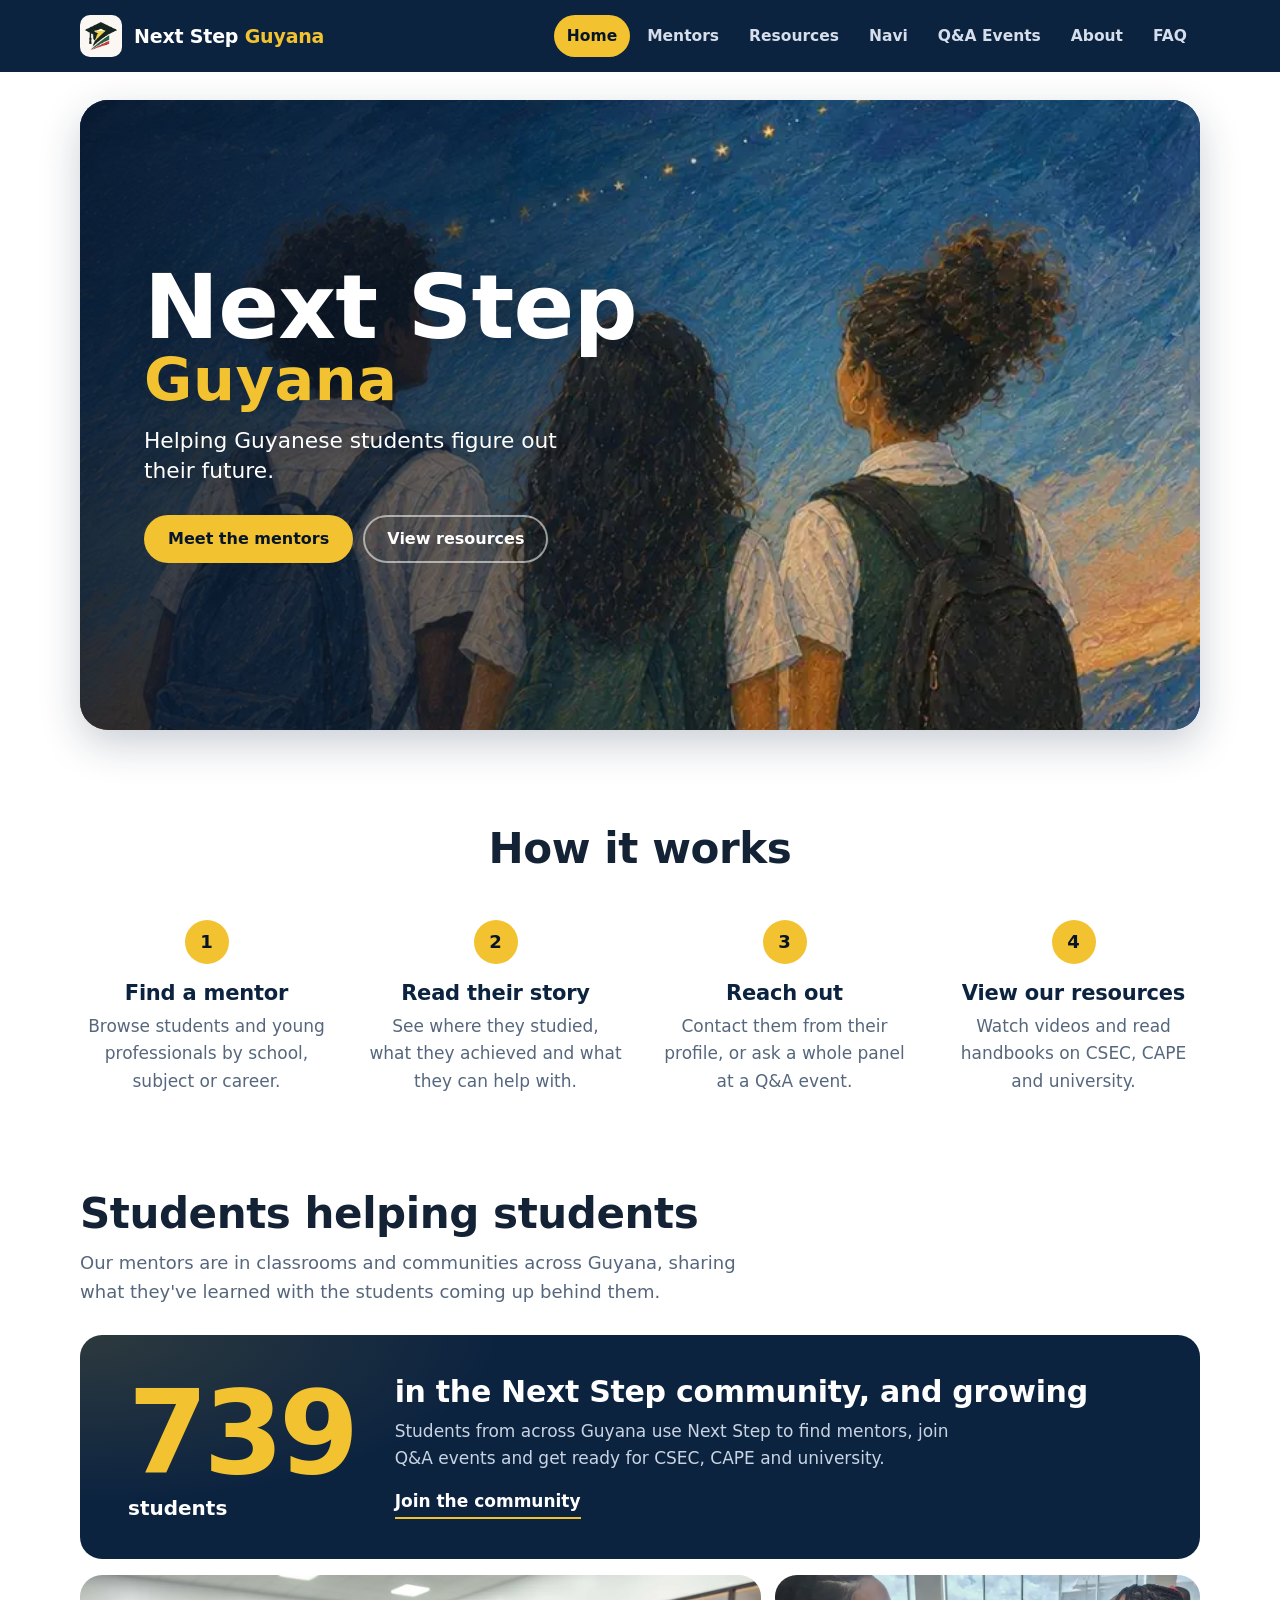
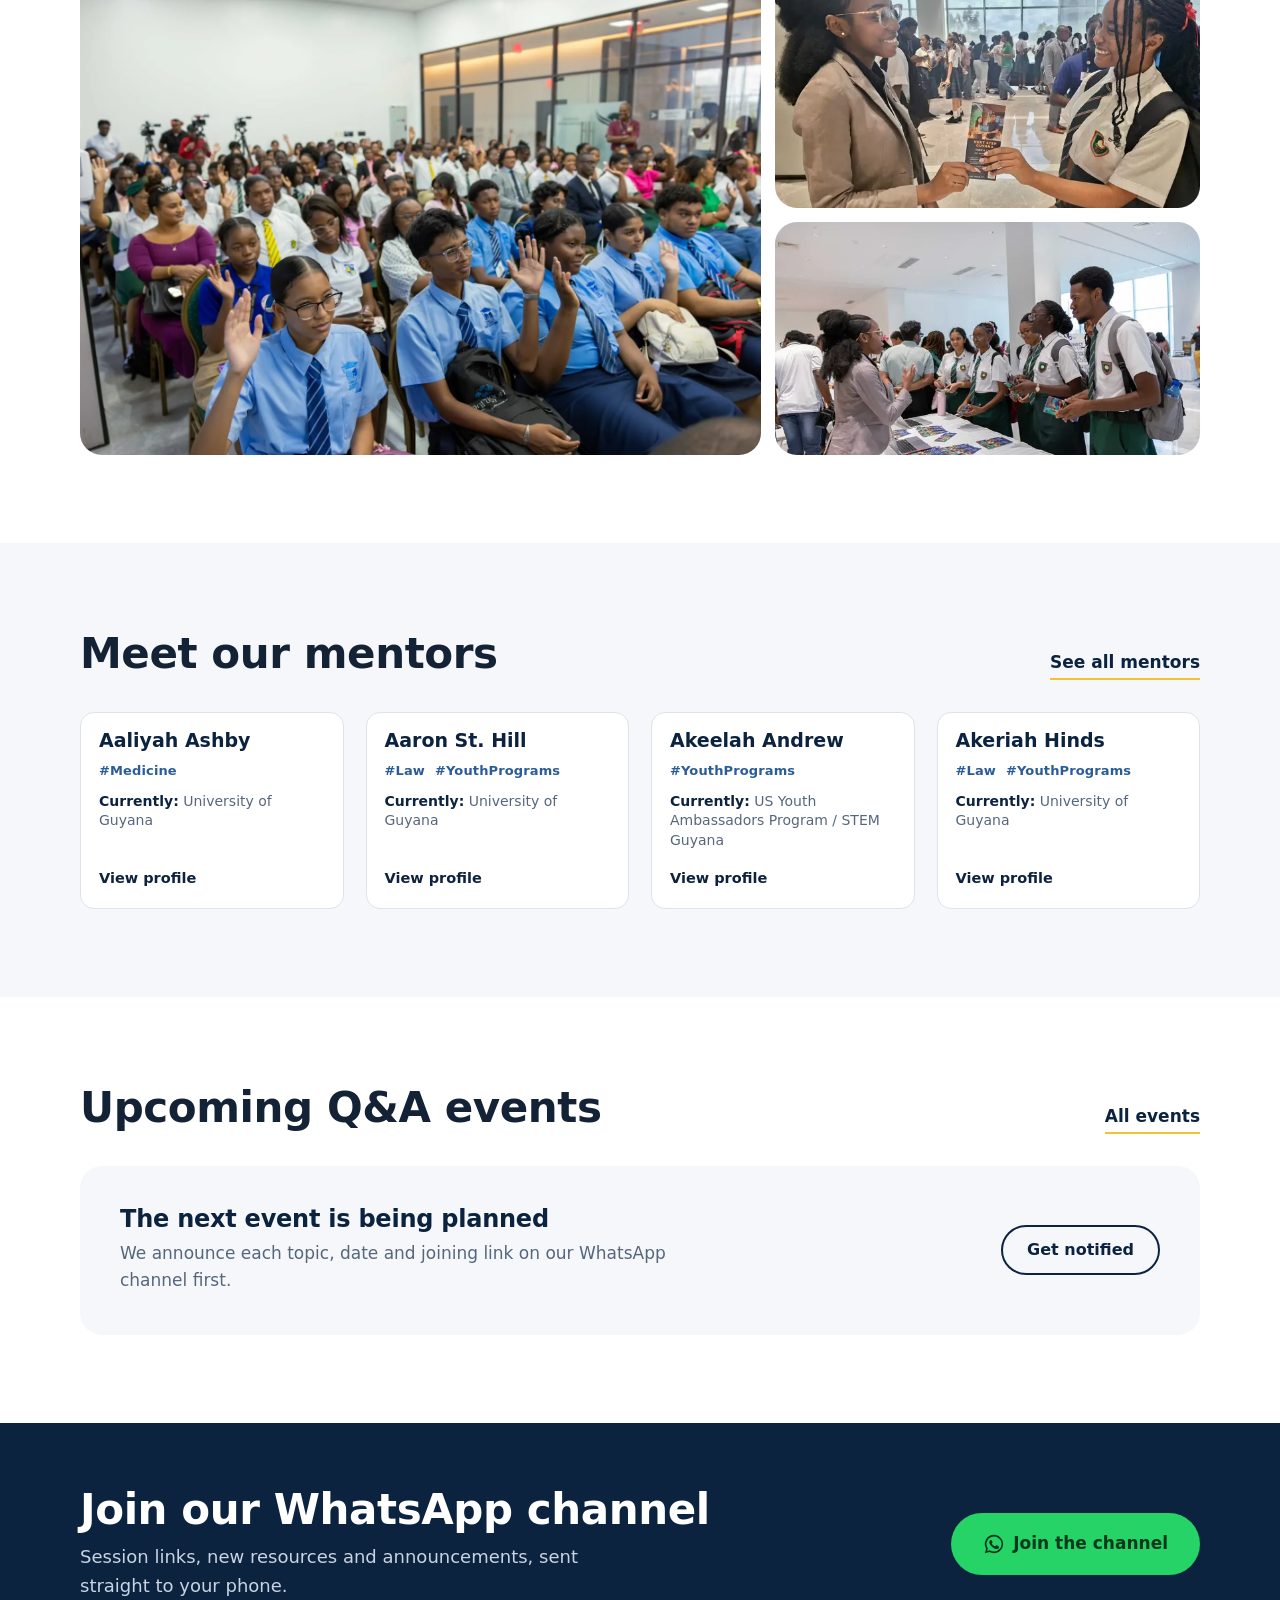
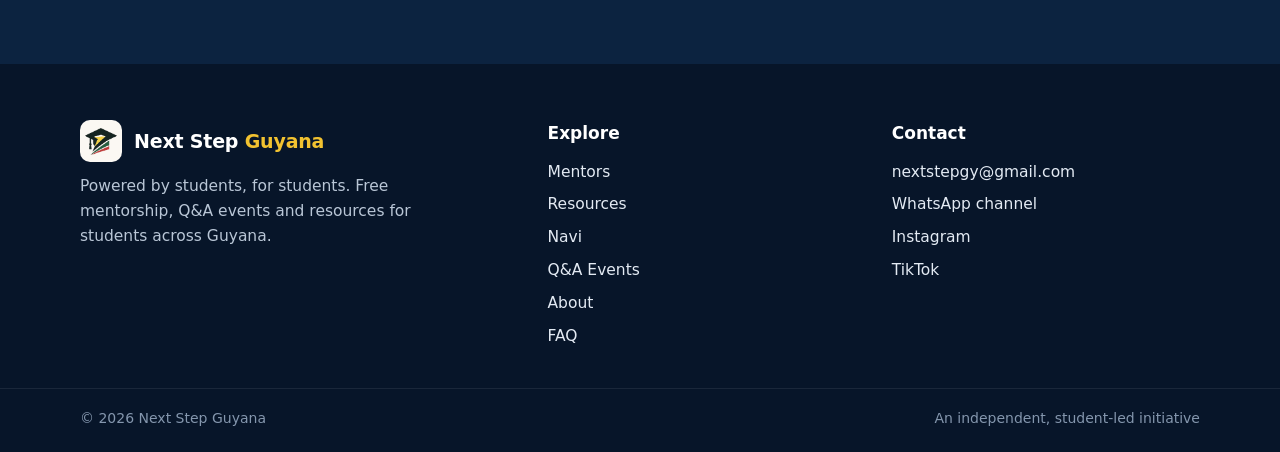
<file: index.html>
<!doctype html>
<html lang="en">
<head>
<meta charset="utf-8">
<meta name="viewport" content="width=device-width, initial-scale=1">
<title>Next Step Guyana</title>
<meta name="description" content="Helping Guyanese students figure out their future. Free mentorship and Q&A events with students and young professionals who've been there.">
<meta property="og:site_name" content="Next Step Guyana">
<meta property="og:type" content="website">
<meta property="og:title" content="Next Step Guyana">
<meta property="og:description" content="Free mentorship for Guyanese students from people who&#x27;ve been through CSEC, CAPE, scholarships and university.">
<meta property="og:url" content="https://www.nextstepgy.org/">
<meta property="og:image" content="https://www.nextstepgy.org/assets/hero.jpg">
<meta property="og:image:width" content="1672">
<meta property="og:image:height" content="941">
<meta property="og:image:alt" content="Students looking up at a starry night sky">
<meta name="twitter:card" content="summary_large_image">
<meta name="theme-color" content="#0c2340">
<link rel="icon" href="assets/favicon.png" type="image/png">
<link rel="apple-touch-icon" href="assets/apple-touch-icon.png">
<link rel="stylesheet" href="css/style.css">
</head>
<body class="home">
<div id="site-header"></div>

<main id="main">
  <section class="hero hero-boxed" aria-label="Next Step Guyana">
    <div class="wrap">
      <div class="hero-card">
        <picture class="hero-art">
          <source media="(min-width:900px)" type="image/webp" srcset="assets/hero.webp">
          <source media="(min-width:900px)" srcset="assets/hero.jpg">
          <source type="image/webp" srcset="assets/hero-mobile.webp">
          <img src="assets/hero-mobile.jpg" alt="Three students with backpacks looking up at a trail of stars over the city at dusk" fetchpriority="high">
        </picture>
        <div class="hero-copy">
          <h1><span class="l1">Next Step</span><span class="l2">Guyana</span></h1>
          <p class="tagline">Helping Guyanese students figure out their future.</p>
          <div class="actions">
            <a class="btn btn-gold" href="mentors.html">Meet the mentors</a>
            <a class="btn btn-ghost" href="resources.html">View resources</a>
          </div>
        </div>
      </div>
    </div>
  </section>

  <section class="section">
    <div class="wrap">
      <h2 class="h-center">How it works</h2>
      <div class="steps">
        <div class="step">
          <span class="step-n">1</span>
          <h3>Find a mentor</h3>
          <p>Browse students and young professionals by school, subject or career.</p>
        </div>
        <div class="step">
          <span class="step-n">2</span>
          <h3>Read their story</h3>
          <p>See where they studied, what they achieved and what they can help with.</p>
        </div>
        <div class="step">
          <span class="step-n">3</span>
          <h3>Reach out</h3>
          <p>Contact them from their profile, or ask a whole panel at a Q&amp;A event.</p>
        </div>
        <div class="step">
          <span class="step-n">4</span>
          <h3>View our resources</h3>
          <p>Watch videos and read handbooks on CSEC, CAPE and university.</p>
        </div>
      </div>
    </div>
  </section>

  <section class="section section-tight-top">
    <div class="wrap">
      <div class="moments-head">
        <h2>Students helping students</h2>
        <p>Our mentors are in classrooms and communities across Guyana, sharing what they've learned with the students coming up behind them.</p>
      </div>
      <div class="community">
        <div class="community-num"><span id="community-count">739</span><small>students</small></div>
        <div class="community-text">
          <h3>in the Next Step community, and growing</h3>
          <p>Students from across Guyana use Next Step to find mentors, join Q&amp;A events and get ready for CSEC, CAPE and university.</p>
          <a class="link-more link-light" href="#whatsapp">Join the community</a>
        </div>
      </div>
      <div class="moments">
        <figure class="m-big"><picture><source type="image/webp" srcset="assets/gallery/college-fair-2026/01-sm.webp 640w, assets/gallery/college-fair-2026/01.webp 1600w" sizes="(min-width:900px) 690px, 100vw"><img src="assets/gallery/college-fair-2026/01-sm.jpg" alt="A full room of students raising their hands during a Q&amp;A session at the EducationUSA college fair" loading="lazy" decoding="async"></picture></figure>
        <figure class="m-a"><picture><source type="image/webp" srcset="assets/gallery/college-fair-2026/04-sm.webp 640w, assets/gallery/college-fair-2026/04.webp 1600w" sizes="(min-width:900px) 420px, 50vw"><img src="assets/gallery/college-fair-2026/04-sm.jpg" alt="A Next Step mentor handing our brochure to a smiling student" loading="lazy" decoding="async"></picture></figure>
        <figure class="m-b"><picture><source type="image/webp" srcset="assets/gallery/college-fair-2026/02-sm.webp 640w, assets/gallery/college-fair-2026/02.webp 1600w" sizes="(min-width:900px) 420px, 50vw"><img src="assets/gallery/college-fair-2026/02-sm.jpg" alt="A Next Step mentor answering questions from a group of students at our table" loading="lazy" decoding="async"></picture></figure>
      </div>
    </div>
  </section>

  <section class="section section-paper">
    <div class="wrap">
      <div class="section-head">
        <h2>Meet our mentors</h2>
        <a class="link-more" href="mentors.html">See all mentors</a>
      </div>
      <div class="mentor-grid" id="featured"></div>
    </div>
  </section>

  <section class="section">
    <div class="wrap">
      <div class="section-head">
        <h2>Upcoming Q&amp;A events</h2>
        <a class="link-more" href="events.html">All events</a>
      </div>
      <div id="next-session"></div>
    </div>
  </section>

  <section class="whatsapp" id="whatsapp">
    <div class="wrap">
      <div>
        <h2>Join our WhatsApp channel</h2>
        <p>Session links, new resources and announcements, sent straight to your phone.</p>
      </div>
      <a class="btn btn-wa btn-lg" id="wa-btn" href="#" target="_blank" rel="noopener"><svg width="22" height="22" viewBox="0 0 24 24" aria-hidden="true"><path fill="currentColor" d="M12 2a10 10 0 0 0-8.6 15.1L2 22l5-1.3A10 10 0 1 0 12 2Zm0 18.2a8.2 8.2 0 0 1-4.2-1.2l-.3-.2-3 .8.8-2.9-.2-.3A8.2 8.2 0 1 1 12 20.2Zm4.5-6.1c-.2-.1-1.5-.7-1.7-.8s-.4-.1-.6.1-.7.8-.8 1-.3.2-.5.1a6.7 6.7 0 0 1-3.3-2.9c-.3-.4.3-.4.7-1.3a.5.5 0 0 0 0-.4l-.8-1.8c-.2-.5-.4-.4-.6-.4h-.5a1 1 0 0 0-.7.3 3 3 0 0 0-.9 2.2 5.2 5.2 0 0 0 1.1 2.7 11.8 11.8 0 0 0 4.5 4c1.7.7 2.3.8 3.2.6a2.7 2.7 0 0 0 1.8-1.2 2.2 2.2 0 0 0 .1-1.3c0-.1-.2-.2-.5-.3Z"/></svg>Join the channel</a>
    </div>
  </section>
</main>

<div id="site-footer"></div>

<script src="data/mentors.js"></script>
<script src="data/sessions.js"></script>
<script src="js/site.js"></script>
<script>
(function () {
  document.getElementById("wa-btn").href = SITE.whatsapp;
  document.getElementById("community-count").textContent = Number(SITE.community).toLocaleString("en");

  // Featured mentors: first 4 in alphabetical order
  var pick = window.MENTORS.slice().sort(function (x, y) { return x.name.localeCompare(y.name); }).slice(0, 4);
  var grid = document.getElementById("featured");
  grid.innerHTML = pick.map(NS.card).join("");
  NS.bindCards(grid, pick);

  // Next two sessions
  var up = NS.sessions().upcoming.slice(0, 2);
  document.getElementById("next-session").innerHTML = up.length
    ? up.map(function (s) { return NS.sessionHTML(s, false); }).join("")
    : '<div class="empty-state"><div><h3>The next event is being planned</h3>' +
      "<p>We announce each topic, date and joining link on our WhatsApp channel first.</p></div>" +
      '<a class="btn btn-line" href="#whatsapp">Get notified</a></div>';
})();
</script>
</body>
</html>
</file>
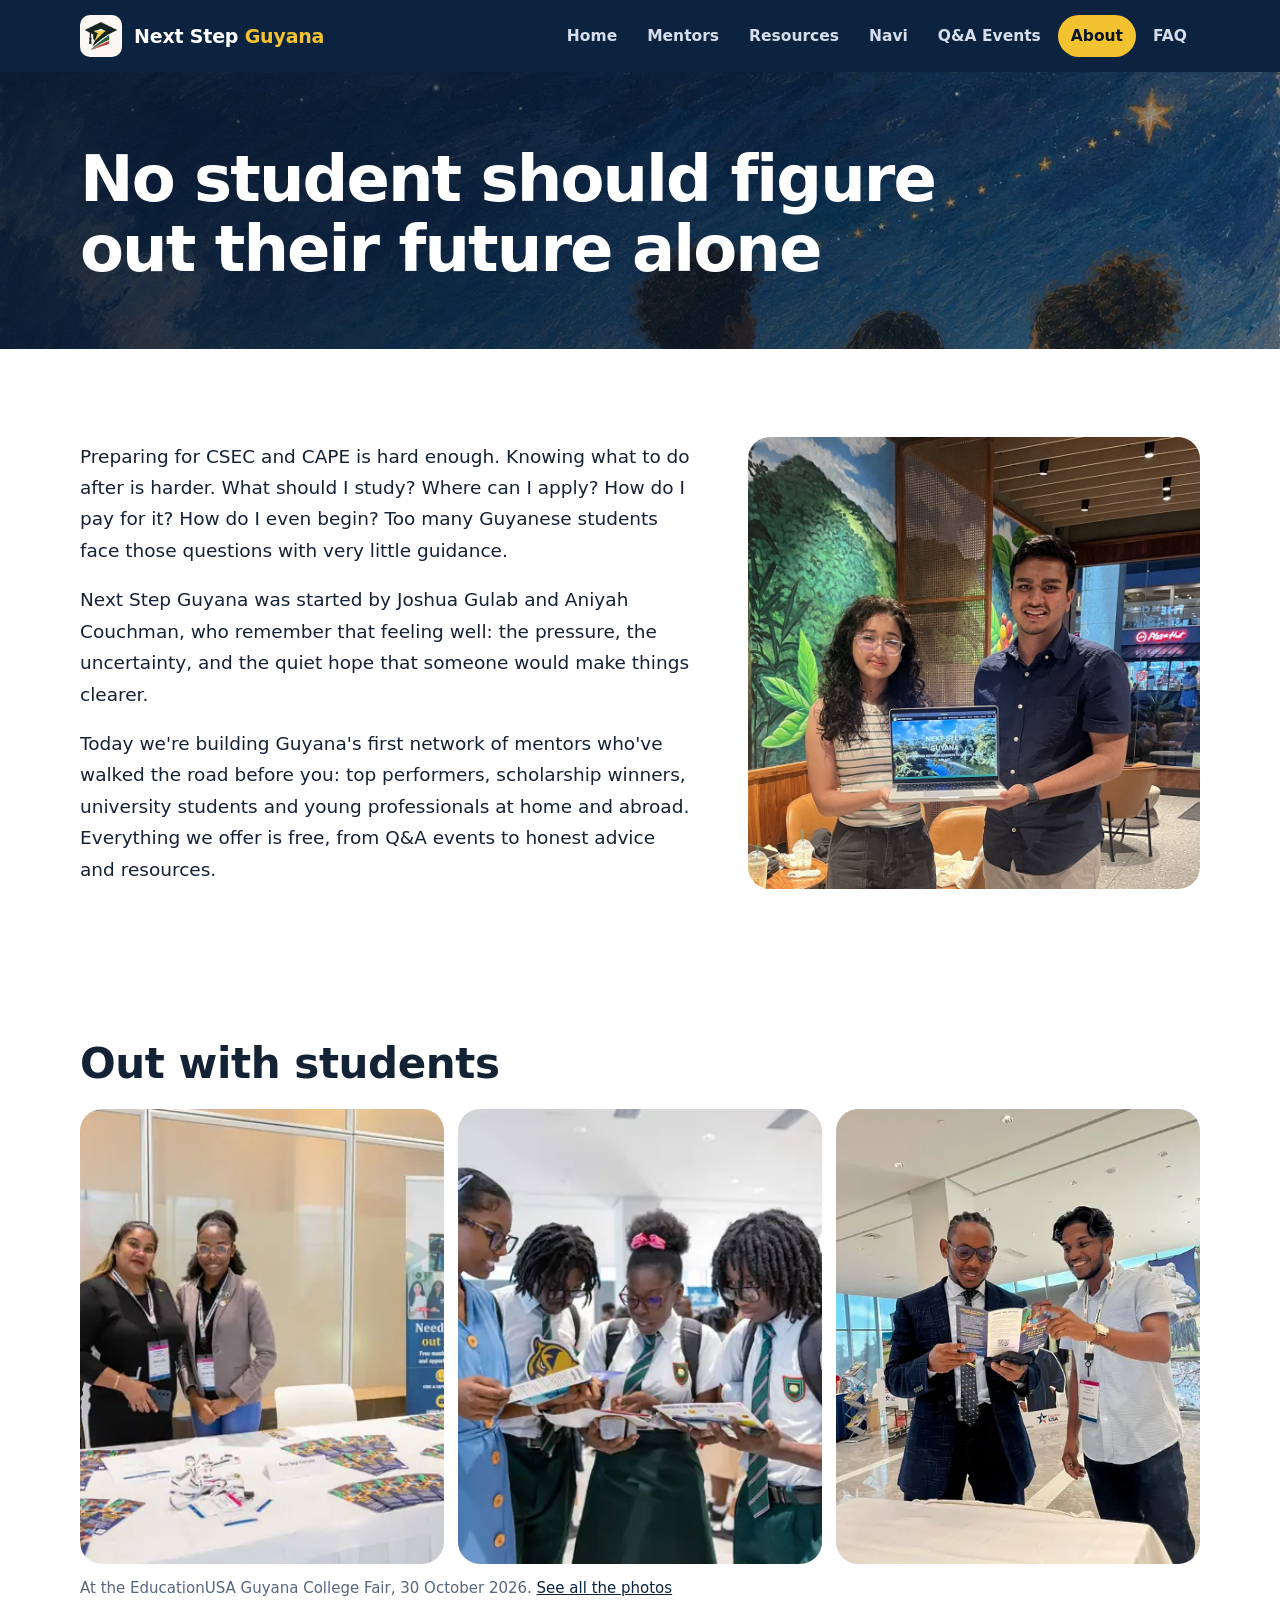
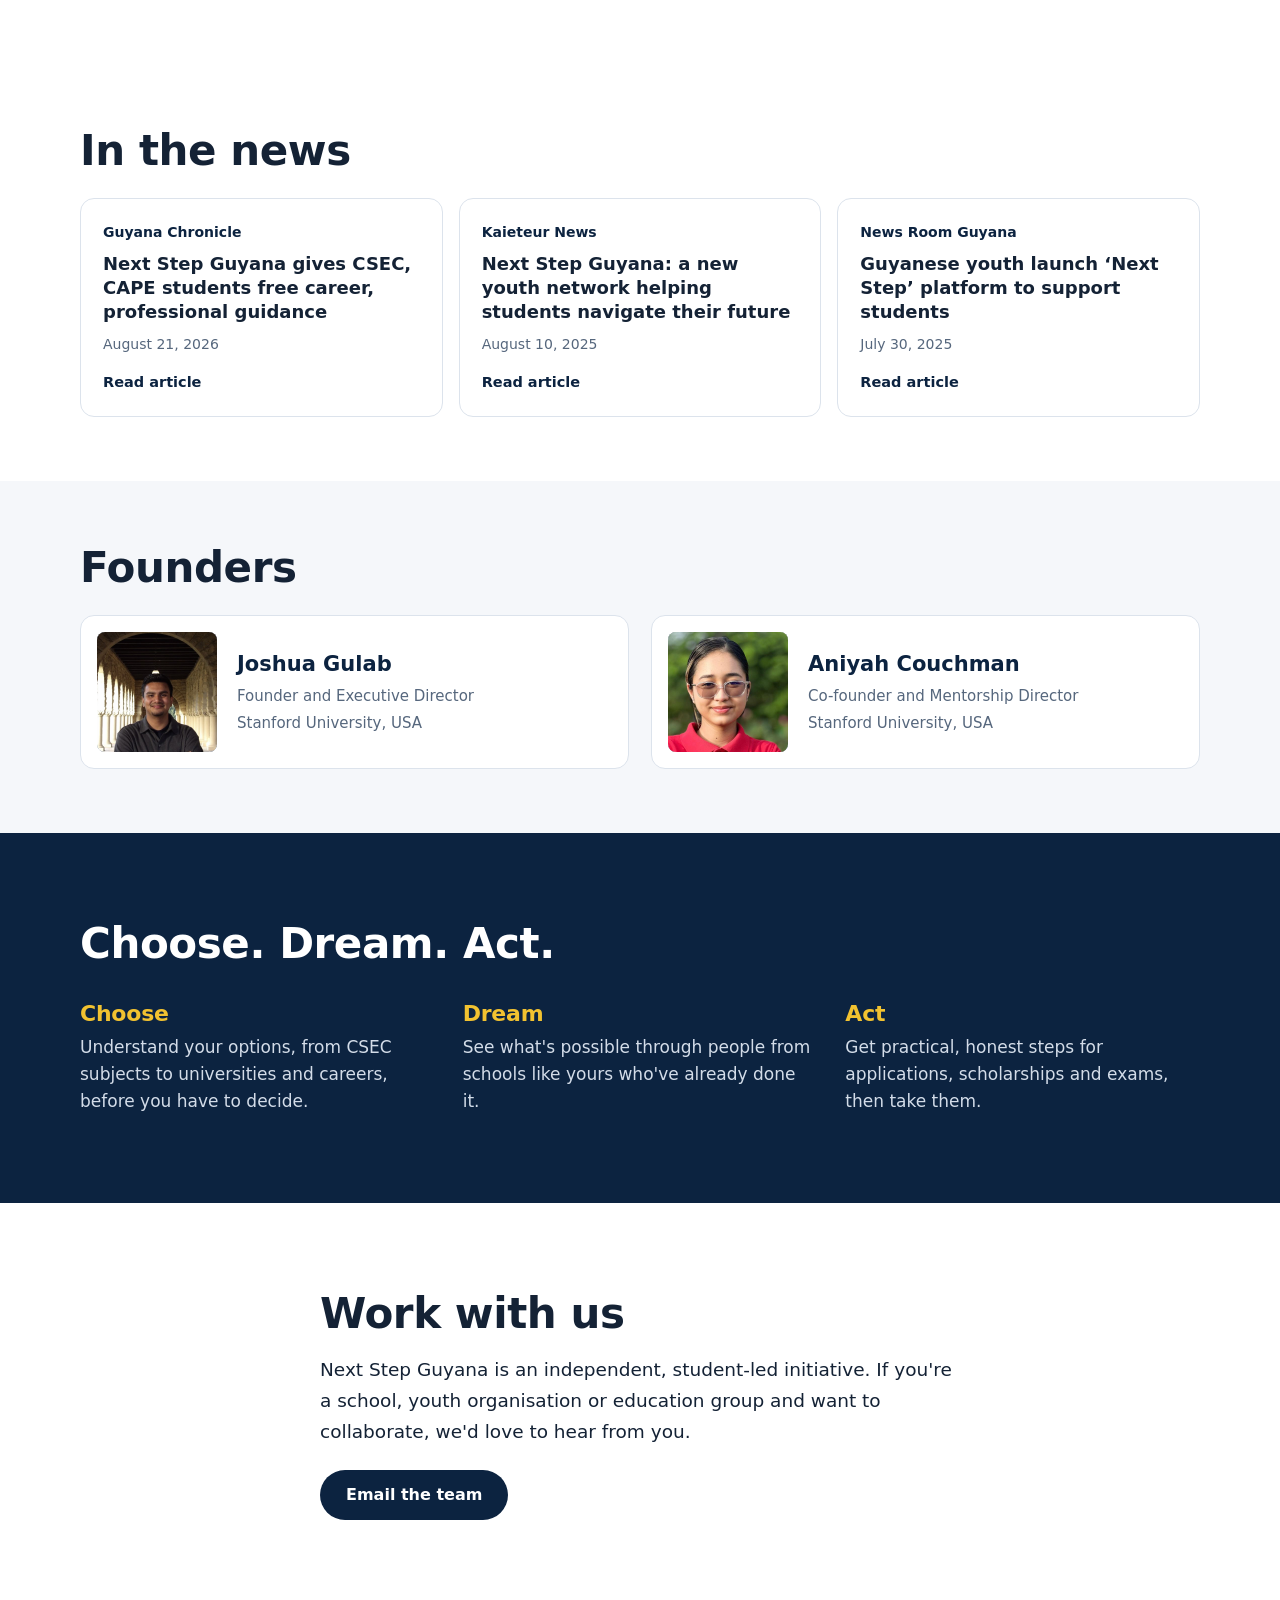
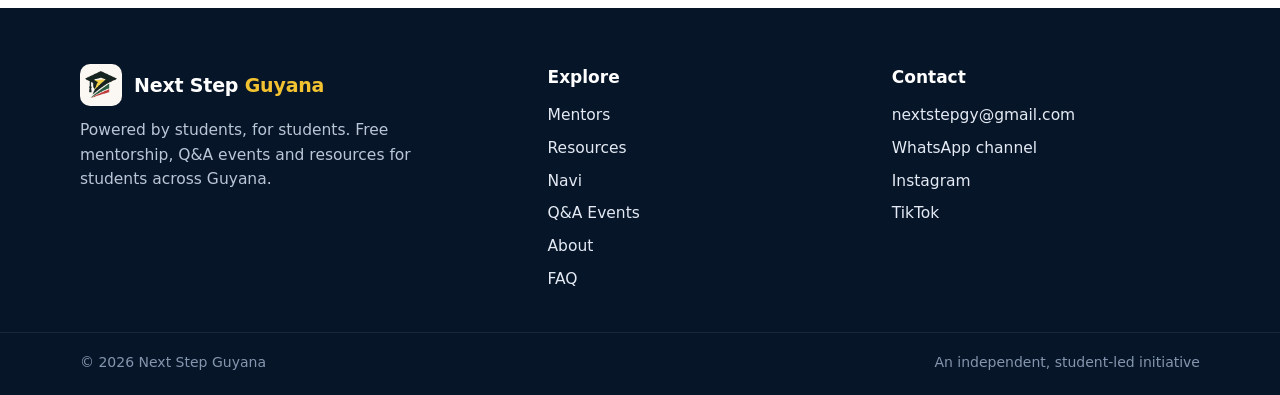
<file: about.html>
<!doctype html>
<html lang="en">
<head>
<meta charset="utf-8">
<meta name="viewport" content="width=device-width, initial-scale=1">
<title>About | Next Step Guyana</title>
<meta name="description" content="Why Next Step Guyana exists: a student-led network of mentors helping Guyanese students take their next step with confidence.">
<meta property="og:site_name" content="Next Step Guyana">
<meta property="og:type" content="website">
<meta property="og:title" content="About | Next Step Guyana">
<meta property="og:description" content="A student-led network of mentors helping Guyanese students take their next step with confidence.">
<meta property="og:url" content="https://www.nextstepgy.org/about">
<meta property="og:image" content="https://www.nextstepgy.org/assets/hero.jpg">
<meta property="og:image:width" content="1672">
<meta property="og:image:height" content="941">
<meta property="og:image:alt" content="Students looking up at a starry night sky">
<meta name="twitter:card" content="summary_large_image">
<link rel="icon" href="assets/favicon.png" type="image/png">
<link rel="apple-touch-icon" href="assets/apple-touch-icon.png">
<link rel="stylesheet" href="css/style.css">
</head>
<body>
<div id="site-header"></div>

<main id="main">
  <section class="page-head">
    <div class="wrap">
      <h1>No student should figure out their future alone</h1>
    </div>
  </section>

  <section class="section">
    <div class="wrap about-story">
      <div class="prose">
        <p>Preparing for CSEC and CAPE is hard enough. Knowing what to do after is harder. What should I study? Where can I apply? How do I pay for it? How do I even begin? Too many Guyanese students face those questions with very little guidance.</p>
        <p>Next Step Guyana was started by Joshua Gulab and Aniyah Couchman, who remember that feeling well: the pressure, the uncertainty, and the quiet hope that someone would make things clearer.</p>
        <p>Today we're building Guyana's first network of mentors who've walked the road before you: top performers, scholarship winners, university students and young professionals at home and abroad. Everything we offer is free, from Q&amp;A events to honest advice and resources.</p>
      </div>
      <figure class="about-photo">
        <img src="assets/about-team.jpg" alt="Two members of the Next Step Guyana team holding a laptop showing the first version of the website" loading="lazy">
      </figure>
    </div>
  </section>

  <section class="section-tight">
    <div class="wrap">
      <h2>Out with students</h2>
      <div class="outreach">
        <a href="events.html#college-fair-2026" aria-label="See all photos from the college fair"><picture><source type="image/webp" srcset="assets/gallery/college-fair-2026/05-sm.webp 640w, assets/gallery/college-fair-2026/05.webp 1600w" sizes="(min-width:900px) 360px, (min-width:641px) 31vw, 100vw"><img src="assets/gallery/college-fair-2026/05-sm.jpg" alt="Two Next Step Guyana team members at our table, with brochures and our banner" loading="lazy" decoding="async"></picture></a>
        <a href="events.html#college-fair-2026" aria-label="See all photos from the college fair"><picture><source type="image/webp" srcset="assets/gallery/college-fair-2026/03-sm.webp 640w, assets/gallery/college-fair-2026/03.webp 1600w" sizes="(min-width:900px) 360px, (min-width:641px) 31vw, 50vw"><img src="assets/gallery/college-fair-2026/03-sm.jpg" alt="A Next Step mentor going through brochures with three students" loading="lazy" decoding="async" style="object-position:60% center"></picture></a>
        <a href="events.html#college-fair-2026" aria-label="See all photos from the college fair"><picture><source type="image/webp" srcset="assets/gallery/college-fair-2026/07-sm.webp 640w, assets/gallery/college-fair-2026/07.webp 1600w" sizes="(min-width:900px) 360px, (min-width:641px) 31vw, 50vw"><img src="assets/gallery/college-fair-2026/07-sm.jpg" alt="Mentor Joshua Singh showing our brochure to a visitor" loading="lazy" decoding="async"></picture></a>
      </div>
      <p class="outreach-note">At the EducationUSA Guyana College Fair, 30 October 2026. <a href="events.html#college-fair-2026">See all the photos</a></p>
    </div>
  </section>

  <section class="section-tight">
    <div class="wrap">
      <h2 style="margin-bottom:24px">In the news</h2>
      <div class="news" id="news"></div>
    </div>
  </section>

  <section class="section-tight section-paper">
    <div class="wrap">
      <h2 style="margin-bottom:24px">Founders</h2>
      <div class="founders" id="founders"></div>
    </div>
  </section>

  <section class="section section-night">
    <div class="wrap">
      <h2 style="margin-bottom:34px">Choose. Dream. Act.</h2>
      <div class="values">
        <div><h3>Choose</h3><p>Understand your options, from CSEC subjects to universities and careers, before you have to decide.</p></div>
        <div><h3>Dream</h3><p>See what's possible through people from schools like yours who've already done it.</p></div>
        <div><h3>Act</h3><p>Get practical, honest steps for applications, scholarships and exams, then take them.</p></div>
      </div>
    </div>
  </section>

  <section class="section">
    <div class="wrap prose">
      <h2 style="margin-bottom:16px">Work with us</h2>
      <p>Next Step Guyana is an independent, student-led initiative. If you're a school, youth organisation or education group and want to collaborate, we'd love to hear from you.</p>
      <p style="margin-top:22px"><a class="btn btn-navy" id="partner" href="#">Email the team</a></p>
    </div>
  </section>
</main>

<div id="site-footer"></div>

<script src="data/mentors.js"></script>
<script src="data/news.js"></script>
<script src="js/site.js"></script>
<script>
(function () {
  var f = MENTORS.filter(function (m) { return m.badge; });
  var roles = { "Founder": "Founder and Executive Director", "Co-founder": "Co-founder and Mentorship Director" };
  var box = document.getElementById("founders");
  box.innerHTML = f.map(function (m, i) {
    return '<button class="founder mcard" type="button" data-i="' + i + '" style="flex-direction:row"><div class="mphoto">' + NS.photo(m, "") + '</div><div style="text-align:left"><b>' + NS.esc(m.name) + "</b><span>" +
      NS.esc(roles[m.badge] || m.badge) + "<br>" + NS.esc(m.school) + "</span></div></button>";
  }).join("");
  NS.bindCards(box, f);
  document.getElementById("news").innerHTML = (window.NEWS || []).map(function (n) {
    var p = n.date.split("-"), d = new Date(+p[0], +p[1] - 1, +p[2]);
    return '<a class="news-card" href="' + NS.esc(n.url) + '" target="_blank" rel="noopener">' +
      '<span class="news-outlet">' + NS.esc(n.outlet) + "</span>" +
      "<b>" + NS.esc(n.title) + "</b>" +
      '<span class="news-date">' + d.toLocaleDateString("en", { day: "numeric", month: "long", year: "numeric" }) + "</span>" +
      '<span class="news-read">Read article</span></a>';
  }).join("");
  document.getElementById("partner").href = "mailto:" + SITE.email + "?subject=" + encodeURIComponent("Partnering with Next Step Guyana");
})();
</script>
</body>
</html>
</file>
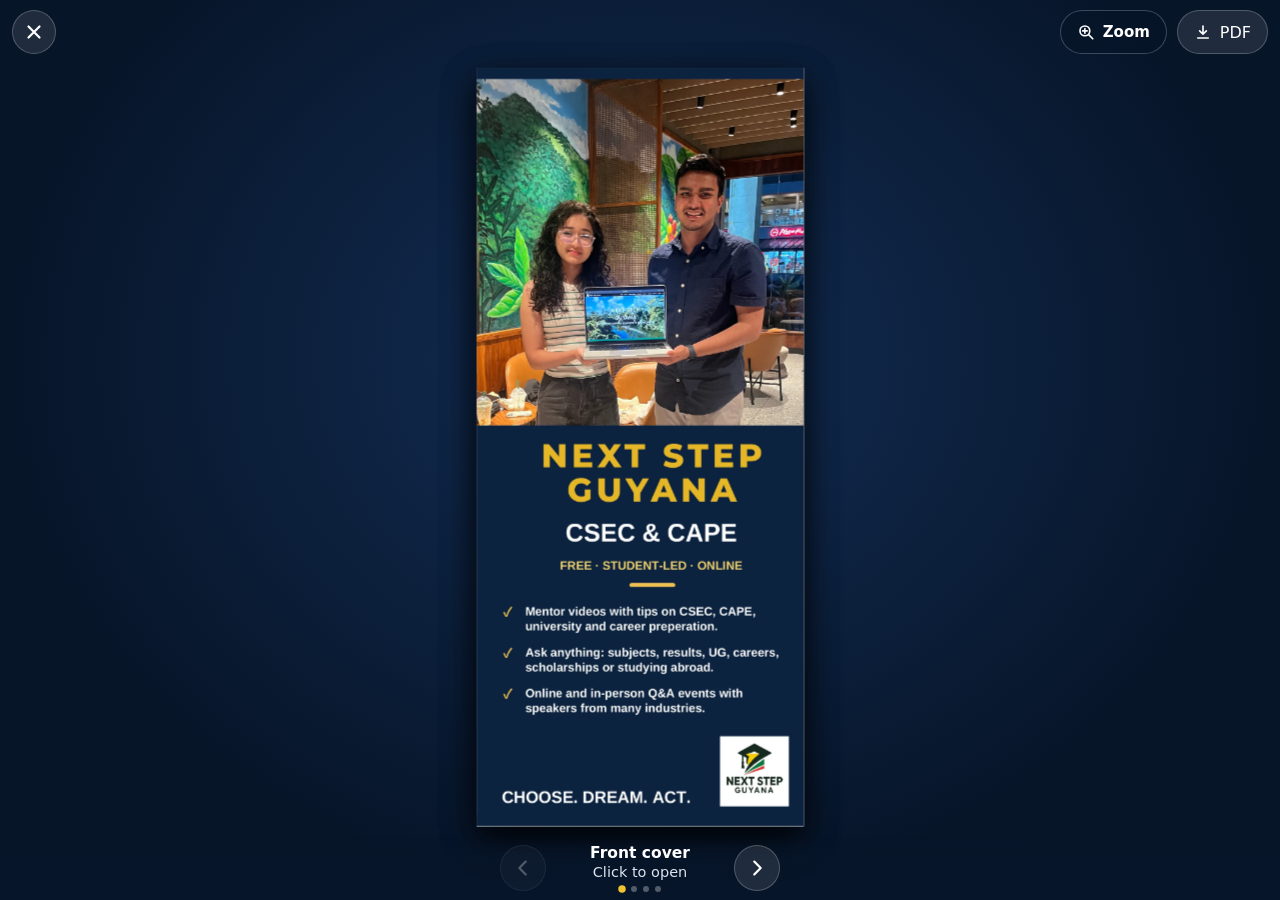
<file: brochure.html>
<!doctype html>
<html lang="en">
<head>
<meta charset="utf-8">
<meta name="viewport" content="width=device-width, initial-scale=1, viewport-fit=cover">
<meta name="theme-color" content="#071529">
<title>Our brochure | Next Step Guyana</title>
<meta name="description" content="Flip through the Next Step Guyana brochure from the EducationUSA Guyana College Fair: CSEC and CAPE subject choices, getting into UG, other routes, and studying abroad.">
<meta property="og:site_name" content="Next Step Guyana">
<meta property="og:type" content="website">
<meta property="og:title" content="Our brochure | Next Step Guyana">
<meta property="og:description" content="Missed our brochure at the college fair? Flip through it here: subject choices, getting into UG, other routes and studying abroad.">
<meta property="og:url" content="https://www.nextstepgy.org/brochure">
<meta property="og:image" content="https://www.nextstepgy.org/brochure/panel-1.webp">
<meta property="og:image:alt" content="Cover of the Next Step Guyana brochure">
<meta name="twitter:card" content="summary_large_image">
<link rel="icon" href="assets/favicon.png" type="image/png">
<link rel="apple-touch-icon" href="assets/apple-touch-icon.png">
<link rel="preload" as="image" href="brochure/panel-1-sm.webp" media="(max-width:819px)">
<style>
  :root{--deep:#071529;--night:#0c2340;--gold:#f2c230;--font:system-ui,-apple-system,BlinkMacSystemFont,"Segoe UI",Helvetica,Arial,sans-serif;--bar:64px}
  *{box-sizing:border-box}
  html,body{margin:0;height:100%;background:var(--deep);color:#fff;font-family:var(--font);-webkit-font-smoothing:antialiased;overflow:hidden}
  body{background:radial-gradient(ellipse at 50% 40%,#132e55 0%,var(--deep) 70%)}
  button,a.ctl{font:inherit;color:#fff;background:rgba(255,255,255,.1);border:1px solid rgba(255,255,255,.22);border-radius:999px;cursor:pointer;display:inline-flex;align-items:center;justify-content:center;gap:8px;text-decoration:none;-webkit-tap-highlight-color:transparent}
  button:hover,a.ctl:hover{background:rgba(255,255,255,.2)}
  button:focus-visible,a.ctl:focus-visible{outline:3px solid var(--gold);outline-offset:2px}
  button[disabled]{opacity:.3;cursor:default}
  svg{display:block}

  /* Top: close + download, floating */
  .top{position:fixed;top:0;left:0;right:0;z-index:20;display:flex;justify-content:space-between;align-items:center;gap:10px;padding:max(10px,env(safe-area-inset-top)) max(12px,env(safe-area-inset-right)) 10px max(12px,env(safe-area-inset-left));pointer-events:none}
  .top > *{pointer-events:auto}
  .ctl-round{width:44px;height:44px;padding:0;background:rgba(7,21,41,.72);backdrop-filter:blur(6px);-webkit-backdrop-filter:blur(6px)}
  .ctl-pill{height:44px;padding:0 16px;font-weight:700;font-size:15px;background:rgba(7,21,41,.72);backdrop-filter:blur(6px);-webkit-backdrop-filter:blur(6px)}

  /* Bottom: prev / page label / next */
  .bar{position:fixed;left:0;right:0;bottom:0;z-index:20;height:calc(var(--bar) + env(safe-area-inset-bottom));padding-bottom:env(safe-area-inset-bottom);display:flex;align-items:center;justify-content:center;gap:14px;background:linear-gradient(transparent,rgba(7,21,41,.9) 40%)}
  .zoomed .bar,.swipe-mode .bar{background:rgba(7,21,41,.96);border-top:1px solid rgba(255,255,255,.08)}
  .bar .nav{width:46px;height:46px;padding:0}
  .label{min-width:11em;text-align:center;font-size:14.5px;line-height:1.25;color:#dbe3ee}
  .label b{color:#fff;display:block;font-size:15.5px}
  .dots{display:flex;gap:6px;justify-content:center;margin-top:5px}
  .dots i{width:6px;height:6px;border-radius:50%;background:rgba(255,255,255,.3);transition:background .2s,transform .2s}
  .dots i.on{background:var(--gold);transform:scale(1.25)}

  /* ===== Tri-fold mode (computers, landscape tablets) ===== */
  .stage{position:fixed;inset:0;display:none;align-items:center;justify-content:center;padding:68px 20px calc(var(--bar) + 10px);perspective:2600px}
  .book-mode .stage{display:flex}
  .zoomed .stage{align-items:flex-start;overflow-y:auto;overflow-x:hidden;-webkit-overflow-scrolling:touch}
  .zoomed .tri{margin-bottom:20px}
  .top .right{display:flex;gap:10px}
  #zoom{display:none}
  .book-mode #zoom{display:inline-flex}
  #zoom[aria-pressed="true"]{background:var(--gold);color:var(--deep);border-color:var(--gold)}
  /* The folded sheet: three columns [left | middle | right] of the open inside.
     base  = middle panel (inside middle / back cover)
     flap  = folds in from the right (inside flap / inside right)
     cover = folds in from the left (front cover / inside left) */
  .tri{position:relative;flex:none;transform-style:preserve-3d;cursor:pointer;transition:transform .8s cubic-bezier(.35,.05,.2,1)}
  .part{position:absolute;top:0;width:33.3334%;height:100%;transform-style:preserve-3d;transform-origin:right center;transition:transform .8s cubic-bezier(.35,.05,.2,1)}
  .part.base,.part.flap{left:33.3333%}
  .part.cover{left:0}
  .face{position:absolute;inset:0;backface-visibility:hidden;-webkit-backface-visibility:hidden;overflow:hidden;background:#fff;box-shadow:0 14px 34px rgba(0,0,0,.42)}
  .face.back{transform:rotateY(180deg)}
  .face img{width:100%;height:100%;display:block;object-fit:cover;user-select:none;-webkit-user-drag:none}
  .face::after{content:"";position:absolute;inset:0;pointer-events:none;box-shadow:inset 0 0 0 1px rgba(0,0,0,.08)}
  /* Closed parts sit just above the base so they never flicker into it */
  .s0 .cover,.s3 .cover{transform:translateZ(2px) rotateY(180deg)}
  .s0 .flap,.s1 .flap,.s3 .flap{transform:translateZ(1px)}
  .s2 .flap{transform:rotateY(180deg)}
  .tri.s1{transform:translateX(16.6667%)}
  .tri.s3{transform:rotateY(180deg)}

  /* ===== Swipe mode (phones, portrait tablets) ===== */
  .track{position:fixed;inset:0;display:none;overflow-x:auto;overflow-y:hidden;scroll-snap-type:x mandatory;scrollbar-width:none;-webkit-overflow-scrolling:touch}
  .track::-webkit-scrollbar{display:none}
  .swipe-mode .track{display:flex}
  .slide{flex:0 0 100%;width:100%;height:100%;scroll-snap-align:center;scroll-snap-stop:always;overflow-y:auto;overflow-x:hidden;padding:64px 12px calc(var(--bar) + 18px)}
  .slide img{display:block;width:100%;max-width:640px;height:auto;aspect-ratio:1100/2550;margin:0 auto;border-radius:8px;background:#1b3560;box-shadow:0 10px 30px rgba(0,0,0,.45)}

  @media (prefers-reduced-motion:reduce){.tri,.part{transition:none!important}.track{scroll-behavior:auto}}
  .sr{position:absolute;width:1px;height:1px;overflow:hidden;clip:rect(0 0 0 0);white-space:nowrap}
  noscript{display:block;padding:80px 16px}
  noscript img{display:block;width:100%;max-width:560px;margin:0 auto 16px}
</style>
</head>
<body>
<div class="top">
  <a class="ctl ctl-round" id="close" href="events.html" aria-label="Close brochure">
    <svg viewBox="0 0 24 24" width="22" height="22" fill="none" stroke="currentColor" stroke-width="2.4" stroke-linecap="round"><path d="M6 6l12 12M18 6L6 18"/></svg>
  </a>
  <div class="right">
    <button class="ctl-pill" id="zoom" type="button" aria-pressed="false" title="Make the pages bigger (Z)">
      <svg viewBox="0 0 24 24" width="18" height="18" fill="none" stroke="currentColor" stroke-width="2.2" stroke-linecap="round"><circle cx="10.5" cy="10.5" r="6.5"/><path d="M15.5 15.5L21 21"/><path id="zoom-plus" d="M10.5 7.5v6"/><path d="M7.5 10.5h6"/></svg><span id="zoom-txt">Zoom</span>
    </button>
    <a class="ctl ctl-pill" href="brochure/next-step-guyana-brochure.pdf" download="Next-Step-Guyana-Brochure.pdf" aria-label="Download the brochure as a PDF">
      <svg viewBox="0 0 24 24" width="18" height="18" fill="none" stroke="currentColor" stroke-width="2.2" stroke-linecap="round" stroke-linejoin="round"><path d="M12 4v11m0 0l-4.5-4.5M12 15l4.5-4.5M5 20h14"/></svg>PDF
    </a>
  </div>
</div>

<main aria-label="Next Step Guyana brochure">
  <h1 class="sr">Next Step Guyana brochure</h1>
  <div class="stage" id="stage"><div class="tri s0" id="tri" role="img" aria-label="Brochure"></div></div>
  <div class="track" id="track"></div>
  <noscript>
    <img src="brochure/panel-1.webp" alt="Front cover"><img src="brochure/panel-4.webp" alt="Getting into UG"><img src="brochure/panel-3.webp" alt="Results and choosing subjects">
    <img src="brochure/panel-5.webp" alt="Other routes and CAPE"><img src="brochure/panel-6.webp" alt="Studying abroad"><img src="brochure/panel-2.webp" alt="Back cover: What we offer">
  </noscript>
</main>

<nav class="bar" aria-label="Brochure pages">
  <button class="nav" id="prev" type="button" aria-label="Previous page">
    <svg viewBox="0 0 24 24" width="22" height="22" fill="none" stroke="currentColor" stroke-width="2.4" stroke-linecap="round" stroke-linejoin="round"><path d="M15 5l-7 7 7 7"/></svg>
  </button>
  <div class="label" aria-live="polite"><b id="lbl-name">Front cover</b><span id="lbl-num">Page 1 of 6</span><div class="dots" id="dots" aria-hidden="true"></div></div>
  <button class="nav" id="next" type="button" aria-label="Next page">
    <svg viewBox="0 0 24 24" width="22" height="22" fill="none" stroke="currentColor" stroke-width="2.4" stroke-linecap="round" stroke-linejoin="round"><path d="M9 5l7 7-7 7"/></svg>
  </button>
</nav>

<script>
(function () {
  /* The six panels in the order you read a tri-fold:
     front cover -> open it (inside left + folded-in flap) -> open the flap (full inside) -> back cover.
     f = which image file in /brochure (panel-1 = cover, 2 = back, 3 = flap, 4-6 = inside left/middle/right). */
  var P = [
    { f: 1, name: "Front cover", alt: "Front cover: Next Step Guyana, CSEC and CAPE. Free, student-led and online: mentor videos, ask anything, and Q&A events. Choose. Dream. Act." },
    { f: 4, name: "Getting into UG", alt: "Inside left, at the University of Guyana, what do I need to get in: requirements for Medicine, Law, Engineering, Computer Science, Biology and health sciences, and Business, plus two routes into medicine." },
    { f: 3, name: "Results and choosing subjects", alt: "Inside flap. Results not what you hoped: CXC script reviews, rewriting as a private candidate, UG's Qualifying Exam or IDCE foundation, GOAL's GROW programme. Choosing subjects: always take English A and Maths; take two sciences for health, engineering or tech. Try Navi." },
    { f: 5, name: "Other routes and CAPE", alt: "Inside middle. Beyond UG: teaching at CPCE, nursing, agriculture at GSA and technical training. Should I do CAPE: reasons to do it, reasons you might skip it, and the CAPE associate degree." },
    { f: 6, name: "Studying abroad", alt: "Inside right. Studying abroad: UWI in the Caribbean, Canada and the United States, with how to apply, visas and costs. Ask a mentor who studied abroad at nextstepgy.org." },
    { f: 2, name: "Back cover: What we offer", alt: "Back cover. What we offer: mentor-led sessions, Guyanese mentors, help with subjects, universities and scholarships, and leadership and career support. QR code to nextstepgy.org." }
  ];
  var N = P.length, RATIO = 1100 / 2550;
  var big = function (i) { return "brochure/panel-" + P[i].f + ".webp"; };
  var small = function (i) { return "brochure/panel-" + P[i].f + "-sm.webp"; };
  var esc = function (s) { return s.replace(/&/g, "&amp;").replace(/"/g, "&quot;").replace(/</g, "&lt;"); };
  var $ = function (id) { return document.getElementById(id); };
  var body = document.body, tri = $("tri"), stage = $("stage"), track = $("track");
  var prevBtn = $("prev"), nextBtn = $("next"), zoomBtn = $("zoom"), zoomed = false;

  /* Close: go back if we came from this site, otherwise to Events */
  $("close").addEventListener("click", function (e) {
    try {
      if (document.referrer && new URL(document.referrer).origin === location.origin && history.length > 1) { e.preventDefault(); history.back(); }
    } catch (err) {}
  });

  /* Position = which page is showing, 0..5 (shared by both modes) */
  var page = 0, mode = "";

  /* ---------- Tri-fold mode ----------
     Four steps, like holding the real thing:
     0 closed (front cover) -> 1 cover opened -> 2 flap opened (full inside) -> 3 turned over (back cover) */
  var STEPS = [
    { title: "Front cover", sub: "Click to open" },
    { title: "Cover opened", sub: "Getting into UG · Results and choosing subjects" },
    { title: "Fully open", sub: "Getting into UG · Other routes and CAPE · Studying abroad" },
    { title: "Back cover", sub: "What we offer" }
  ];
  var stepOf = function (p) { return [0, 1, 1, 2, 2, 3][p]; };   /* page (reading order) -> step */
  var pageOf = function (st) { return [0, 1, 3, 5][st]; };         /* step -> first page shown */
  var built = false, step = 0;
  /* Built only the first time this view is needed, so phones never download it */
  function buildTri() {
    if (built) return; built = true;
    var face = function (cls, i) { return '<div class="face ' + cls + '"><img data-src="' + big(i) + '" alt="' + esc(P[i].alt) + '" draggable="false"></div>'; };
    tri.innerHTML =
      '<div class="part base">' + face("front", 3) + face("back", 5) + "</div>" +   /* inside middle / back cover */
      '<div class="part flap">' + face("front", 2) + face("back", 4) + "</div>" +   /* inside flap / inside right */
      '<div class="part cover">' + face("front", 1) + face("back", 0) + "</div>";   /* inside left / front cover */
    /* What's on screen loads first, the rest right after, so folds never reveal a blank panel */
    var imgs = [].slice.call(tri.querySelectorAll("img[data-src]"));
    var load = function (img) { if (img.dataset.src) { img.src = img.dataset.src; img.removeAttribute("data-src"); } };
    var firstPanel = { 0: 0, 1: 1, 2: 1, 3: 5 }[stepOf(page)];
    var first = imgs.filter(function (im) { return im.dataset.src === big(firstPanel); })[0];
    var rest = function () { imgs.forEach(load); };
    if (first) { load(first); first.addEventListener("load", rest); first.addEventListener("error", rest); } else rest();
  }
  /* Small delays so the paper folds in a believable order */
  function setDelays(from, to) {
    var parts = { tri: tri, cover: tri.querySelector(".cover"), flap: tri.querySelector(".flap") };
    var d = { tri: 0, cover: 0, flap: 0 };
    if (from === 2 && to === 3) { d.cover = 0.15; d.tri = 0.55; }        /* close flap, close cover, then turn over */
    else if (from === 3 && to === 2) { d.cover = 0.55; d.flap = 0.7; }   /* turn back, then open cover and flap */
    else if (from === 3 && to < 2) { d.cover = to === 1 ? 0.55 : 0; }
    else if (from < 2 && to === 3) { d.tri = 0.45; }
    Object.keys(parts).forEach(function (k) { if (parts[k]) parts[k].style.transitionDelay = d[k] + "s"; });
  }
  function drawTri(animate) {
    var to = stepOf(page);
    if (animate) setDelays(step, to); else setDelays(-1, -1);
    tri.className = "tri s" + to; step = to;
    tri.setAttribute("aria-label", "Brochure, " + STEPS[to].title + ": " + STEPS[to].sub);
  }
  function sizeTri() {
    var cs = getComputedStyle(stage);
    var w = stage.clientWidth - parseFloat(cs.paddingLeft) - parseFloat(cs.paddingRight);
    var h = stage.clientHeight - parseFloat(cs.paddingTop) - parseFloat(cs.paddingBottom);
    /* Fit the open brochure on screen; zoomed = fill the width (panels up to 1100px wide) and scroll down */
    var pw = zoomed ? Math.min(1100, w / 3) : Math.min(h * RATIO, w / 3);
    tri.style.width = Math.floor(pw * 3) + "px"; tri.style.height = Math.floor(pw / RATIO) + "px";
  }
  /* Click the right side to unfold further, the left side to fold back */
  tri.addEventListener("click", function (e) {
    var st = stepOf(page);
    if (st === 0) return go(1);
    if (st === 3) return go(-1);
    var r = tri.getBoundingClientRect(), third = r.width / 3;
    var left = r.left + (st === 1 ? third / 2 : 0), right = left + (st === 1 ? 2 * third : 3 * third);
    go(e.clientX > (left + right) / 2 ? 1 : -1);
  });

  /* ---------- Swipe mode: one page per screen, native swipe + scroll + pinch ---------- */
  /* Each page first loads a light version (~60-110 KB) so it appears fast on slow data,
     then the page being read swaps to the sharp version. With Data Saver or a 2G/3G
     connection, the sharp version only loads if the student pinches to zoom. */
  var conn = navigator.connection || {};
  var slow = !!(conn.saveData || /2g|3g/.test(conn.effectiveType || ""));
  track.innerHTML = P.map(function (p, i) {
    return '<section class="slide" aria-label="Page ' + (i + 1) + " of " + N + ": " + esc(p.name) + '">' +
      '<img ' + (i === 0 ? 'src="' + small(i) + '" fetchpriority="high"' : 'data-src="' + small(i) + '"') + ' width="1100" height="2550" alt="' + esc(p.alt) + '" decoding="async"></section>';
  }).join("");
  var slides = track.children, scrollTimer, queued = false;
  /* Load order on slow data: the page on screen first, then the next one, then the rest */
  function loadSlide(i) {
    var img = slides[i] && slides[i].querySelector("img[data-src]");
    if (img) { img.src = img.dataset.src; img.removeAttribute("data-src"); }
    return slides[i] && slides[i].querySelector("img");
  }
  function whenLoaded(img, fn) { if (!img || img.complete) fn(); else { img.addEventListener("load", fn, { once: true }); img.addEventListener("error", fn, { once: true }); } }
  function queueSlides() {
    if (queued) return; queued = true;
    whenLoaded(loadSlide(page), function () {
      whenLoaded(loadSlide(Math.min(N - 1, page + 1)), function () {
        for (var k = 0; k < N; k++) loadSlide(k);
        sharpen(page);
      });
    });
  }
  function sharpen(i, force) {
    var img = slides[i] && slides[i].querySelector("img");
    if (!img || img.dataset.sharp || (slow && !force) || mode !== "swipe" || (!queued && !force)) return;
    if (window.innerWidth * (window.devicePixelRatio || 1) <= 600 && !force) return; /* small screens: light version is already sharp */
    img.dataset.sharp = "1";
    var go = function () { var hi = new Image(); hi.onload = function () { img.src = hi.src; }; hi.src = big(i); };
    if (img.complete) go(); else img.addEventListener("load", go, { once: true });
  }
  if (window.visualViewport) window.visualViewport.addEventListener("resize", function () {
    if (window.visualViewport.scale > 1.2) sharpen(page, true);
  });
  track.addEventListener("scroll", function () {
    clearTimeout(scrollTimer);
    scrollTimer = setTimeout(function () {
      var p = Math.round(track.scrollLeft / track.clientWidth);
      if (p !== page && p >= 0 && p < N) { page = p; label(); loadSlide(page); sharpen(page); }
    }, 60);
  }, { passive: true });
  function drawSwipe(smooth) {
    track.scrollTo({ left: page * track.clientWidth, behavior: smooth ? "smooth" : "auto" });
  }

  /* ---------- Shared ---------- */
  var dots = $("dots");
  function label() {
    var count, on, atStart, atEnd;
    if (mode === "book") {
      var st = stepOf(page);
      $("lbl-name").textContent = STEPS[st].title; $("lbl-num").textContent = STEPS[st].sub;
      count = STEPS.length; on = st; atStart = st === 0; atEnd = st === STEPS.length - 1;
    } else {
      $("lbl-name").textContent = P[page].name; $("lbl-num").textContent = "Page " + (page + 1) + " of " + N;
      count = N; on = page; atStart = page === 0; atEnd = page === N - 1;
    }
    if (dots.children.length !== count) dots.innerHTML = new Array(count + 1).join("<i></i>");
    [].forEach.call(dots.children, function (d, i) { d.classList.toggle("on", i === on); });
    prevBtn.disabled = atStart; nextBtn.disabled = atEnd;
  }
  function go(dir) {
    if (mode === "book") {
      var st = Math.max(0, Math.min(STEPS.length - 1, stepOf(page) + dir));
      page = pageOf(st); drawTri(true);
    } else {
      page = Math.max(0, Math.min(N - 1, page + dir)); loadSlide(page); drawSwipe(true); sharpen(page);
    }
    label();
  }
  function setZoom(on) {
    zoomed = on; body.classList.toggle("zoomed", on);
    zoomBtn.setAttribute("aria-pressed", on ? "true" : "false");
    $("zoom-txt").textContent = on ? "Fit" : "Zoom";
    $("zoom-plus").style.display = on ? "none" : "";
    zoomBtn.title = on ? "Fit the whole brochure on screen (Z)" : "Make the pages bigger (Z)";
    sizeTri(); stage.scrollTop = 0;
  }
  zoomBtn.addEventListener("click", function () { setZoom(!zoomed); });
  prevBtn.addEventListener("click", function () { go(-1); });
  nextBtn.addEventListener("click", function () { go(1); });
  document.addEventListener("keydown", function (e) {
    if (e.key === "ArrowRight" || e.key === "PageDown" || (e.key === " " && mode === "book")) { e.preventDefault(); go(1); }
    else if (e.key === "ArrowLeft" || e.key === "PageUp") { e.preventDefault(); go(-1); }
    else if (e.key === "Home") { page = 0; refresh(); }
    else if (e.key === "End") { page = N - 1; refresh(); }
    else if ((e.key === "z" || e.key === "Z" || e.key === "+" || e.key === "-") && mode === "book") setZoom(e.key === "-" ? false : e.key === "+" ? true : !zoomed);
    else if (e.key === "Escape") { if (zoomed) setZoom(false); else $("close").click(); }
  });
  /* Swipe to flip in book mode too (landscape tablets) */
  var x0 = null, y0 = null;
  stage.addEventListener("touchstart", function (e) { if (e.touches.length === 1) { x0 = e.touches[0].clientX; y0 = e.touches[0].clientY; } }, { passive: true });
  stage.addEventListener("touchend", function (e) {
    if (x0 === null) return;
    var dx = e.changedTouches[0].clientX - x0, dy = e.changedTouches[0].clientY - y0; x0 = null;
    if (Math.abs(dx) > 45 && Math.abs(dx) > Math.abs(dy)) { e.preventDefault(); go(dx < 0 ? 1 : -1); }
  });

  /* Tri-fold view when the screen is wide enough to show the open brochure; otherwise one panel at a time */
  function pickMode() {
    var w = window.innerWidth, h = window.innerHeight;
    return w >= 820 && w / h >= 1.15 ? "book" : "swipe";
  }
  function refresh() {
    var m = pickMode();
    if (m !== mode) {
      mode = m;
      body.classList.toggle("book-mode", m === "book");
      body.classList.toggle("swipe-mode", m === "swipe");
      if (m !== "book" && zoomed) { zoomed = false; body.classList.remove("zoomed"); }
    }
    if (mode === "book") { buildTri(); sizeTri(); drawTri(false); }
    else { drawSwipe(false); queueSlides(); }
    label();
  }
  var rt;
  window.addEventListener("resize", function () { clearTimeout(rt); rt = setTimeout(refresh, 120); });
  refresh();
})();
</script>
</body>
</html>
</file>
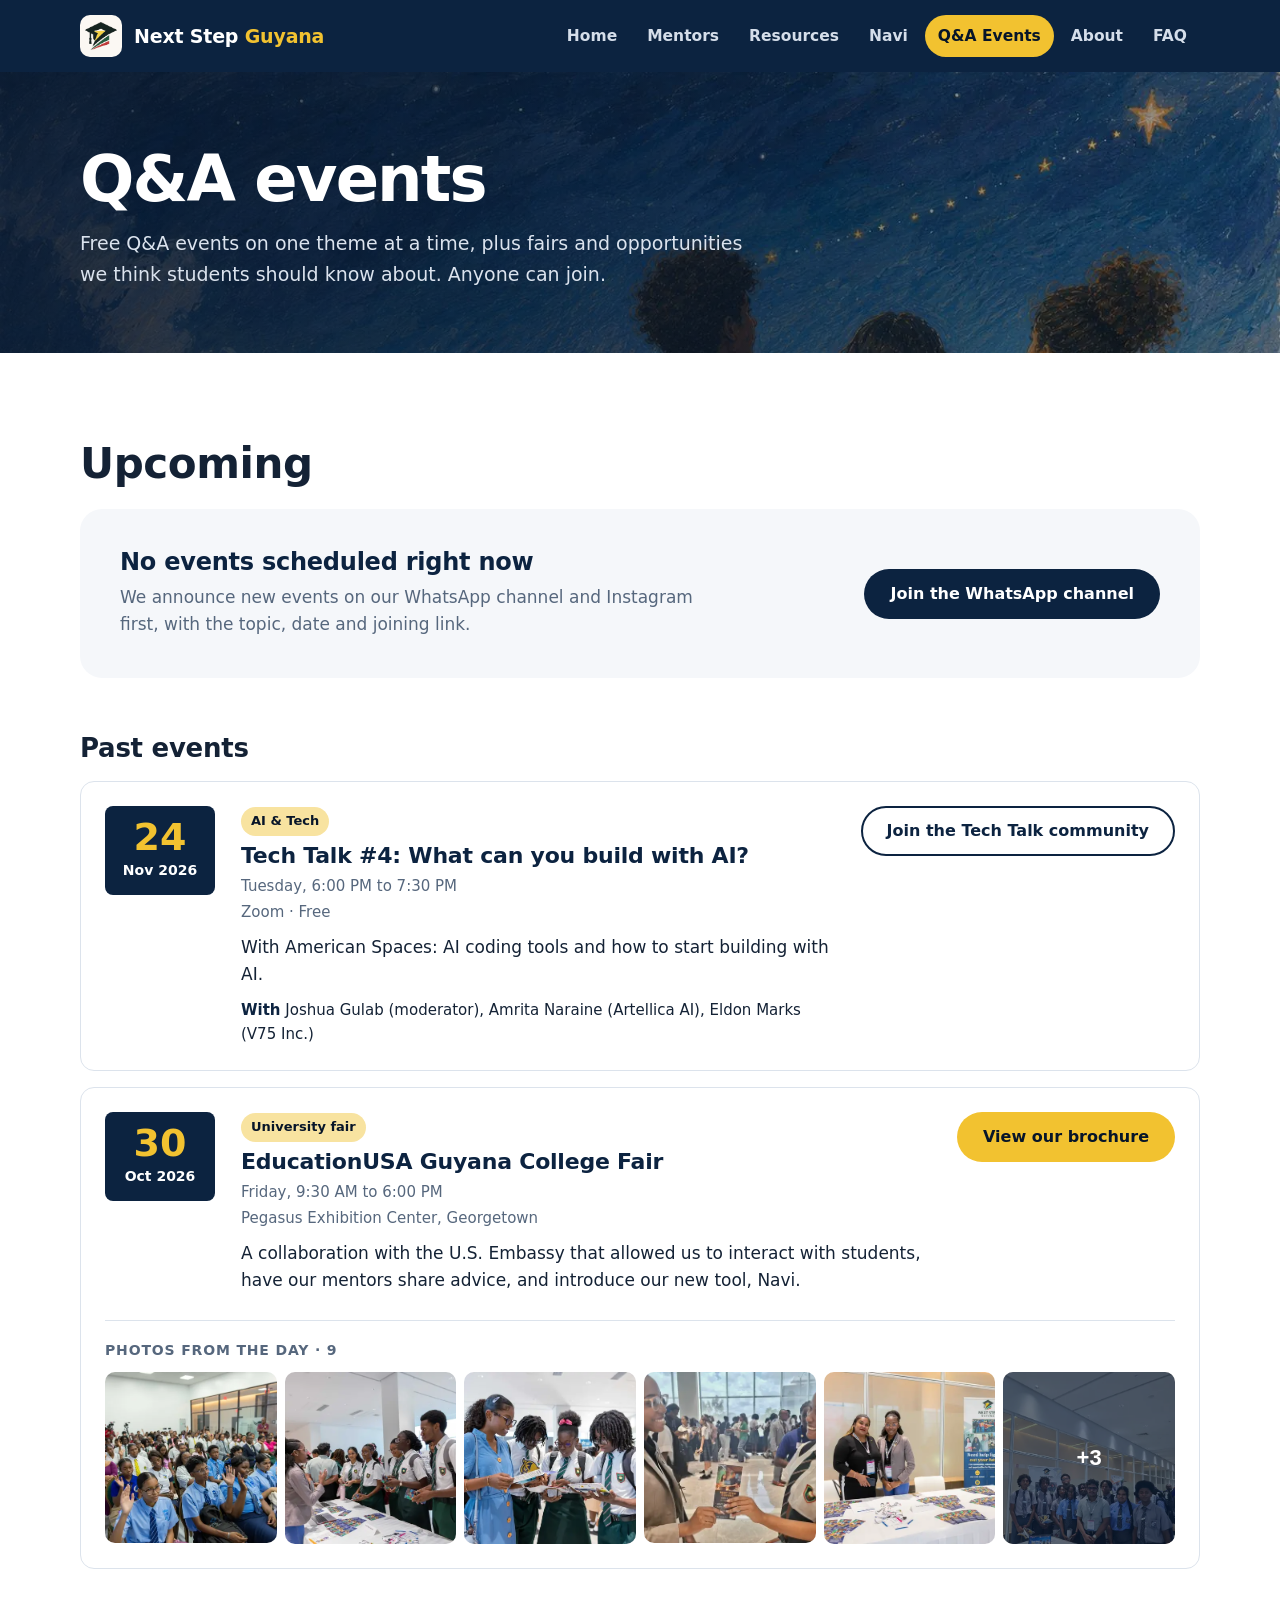
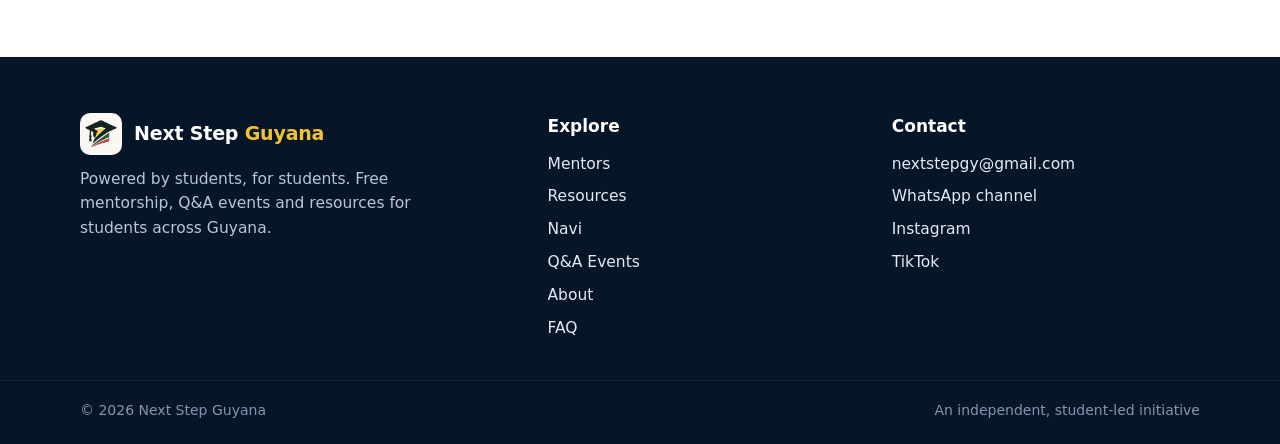
<file: events.html>
<!doctype html>
<html lang="en">
<head>
<meta charset="utf-8">
<meta name="viewport" content="width=device-width, initial-scale=1">
<title>Q&amp;A Events | Next Step Guyana</title>
<meta name="description" content="Free Q&A events with Next Step Guyana mentors on CSEC, CAPE, scholarships, studying abroad and careers.">
<meta property="og:site_name" content="Next Step Guyana">
<meta property="og:type" content="website">
<meta property="og:title" content="Q&amp;A Events | Next Step Guyana">
<meta property="og:description" content="Free Q&amp;A events with Next Step Guyana mentors on CSEC, CAPE, scholarships, studying abroad and careers.">
<meta property="og:url" content="https://www.nextstepgy.org/events">
<meta property="og:image" content="https://www.nextstepgy.org/assets/hero.jpg">
<meta property="og:image:width" content="1672">
<meta property="og:image:height" content="941">
<meta property="og:image:alt" content="Students looking up at a starry night sky">
<meta name="twitter:card" content="summary_large_image">
<link rel="icon" href="assets/favicon.png" type="image/png">
<link rel="apple-touch-icon" href="assets/apple-touch-icon.png">
<link rel="stylesheet" href="css/style.css">
</head>
<body>
<div id="site-header"></div>

<main id="main">
  <section class="page-head">
    <div class="wrap">
      <h1>Q&amp;A events</h1>
      <p>Free Q&amp;A events on one theme at a time, plus fairs and opportunities we think students should know about. Anyone can join.</p>
    </div>
  </section>

  <section class="section">
    <div class="wrap">
      <h2 style="margin-bottom:22px">Upcoming</h2>
      <div id="upcoming"></div>
      <div class="past" id="past"></div>
    </div>
  </section>
</main>

<div id="site-footer"></div>

<script src="data/sessions.js"></script>
<script src="js/site.js"></script>
<script>
(function () {
  var s = NS.sessions();
  var up = document.getElementById("upcoming");
  up.innerHTML = s.upcoming.length
    ? s.upcoming.map(function (x) { return NS.sessionHTML(x, false); }).join("")
    : '<div class="empty-state"><div><h3>No events scheduled right now</h3>' +
      "<p>We announce new events on our WhatsApp channel and Instagram first, with the topic, date and joining link.</p></div>" +
      '<a class="btn btn-navy" href="' + SITE.whatsapp + '" target="_blank" rel="noopener">Join the WhatsApp channel</a></div>';
  if (s.past.length) {
    document.getElementById("past").innerHTML = "<h2>Past events</h2>" +
      s.past.map(function (x) { return NS.sessionHTML(x, true); }).join("");
  }
  var target = location.hash && document.getElementById(decodeURIComponent(location.hash.slice(1)));
  if (target) setTimeout(function () { target.scrollIntoView({ block: "start" }); }, 0);
})();
</script>
</body>
</html>
</file>
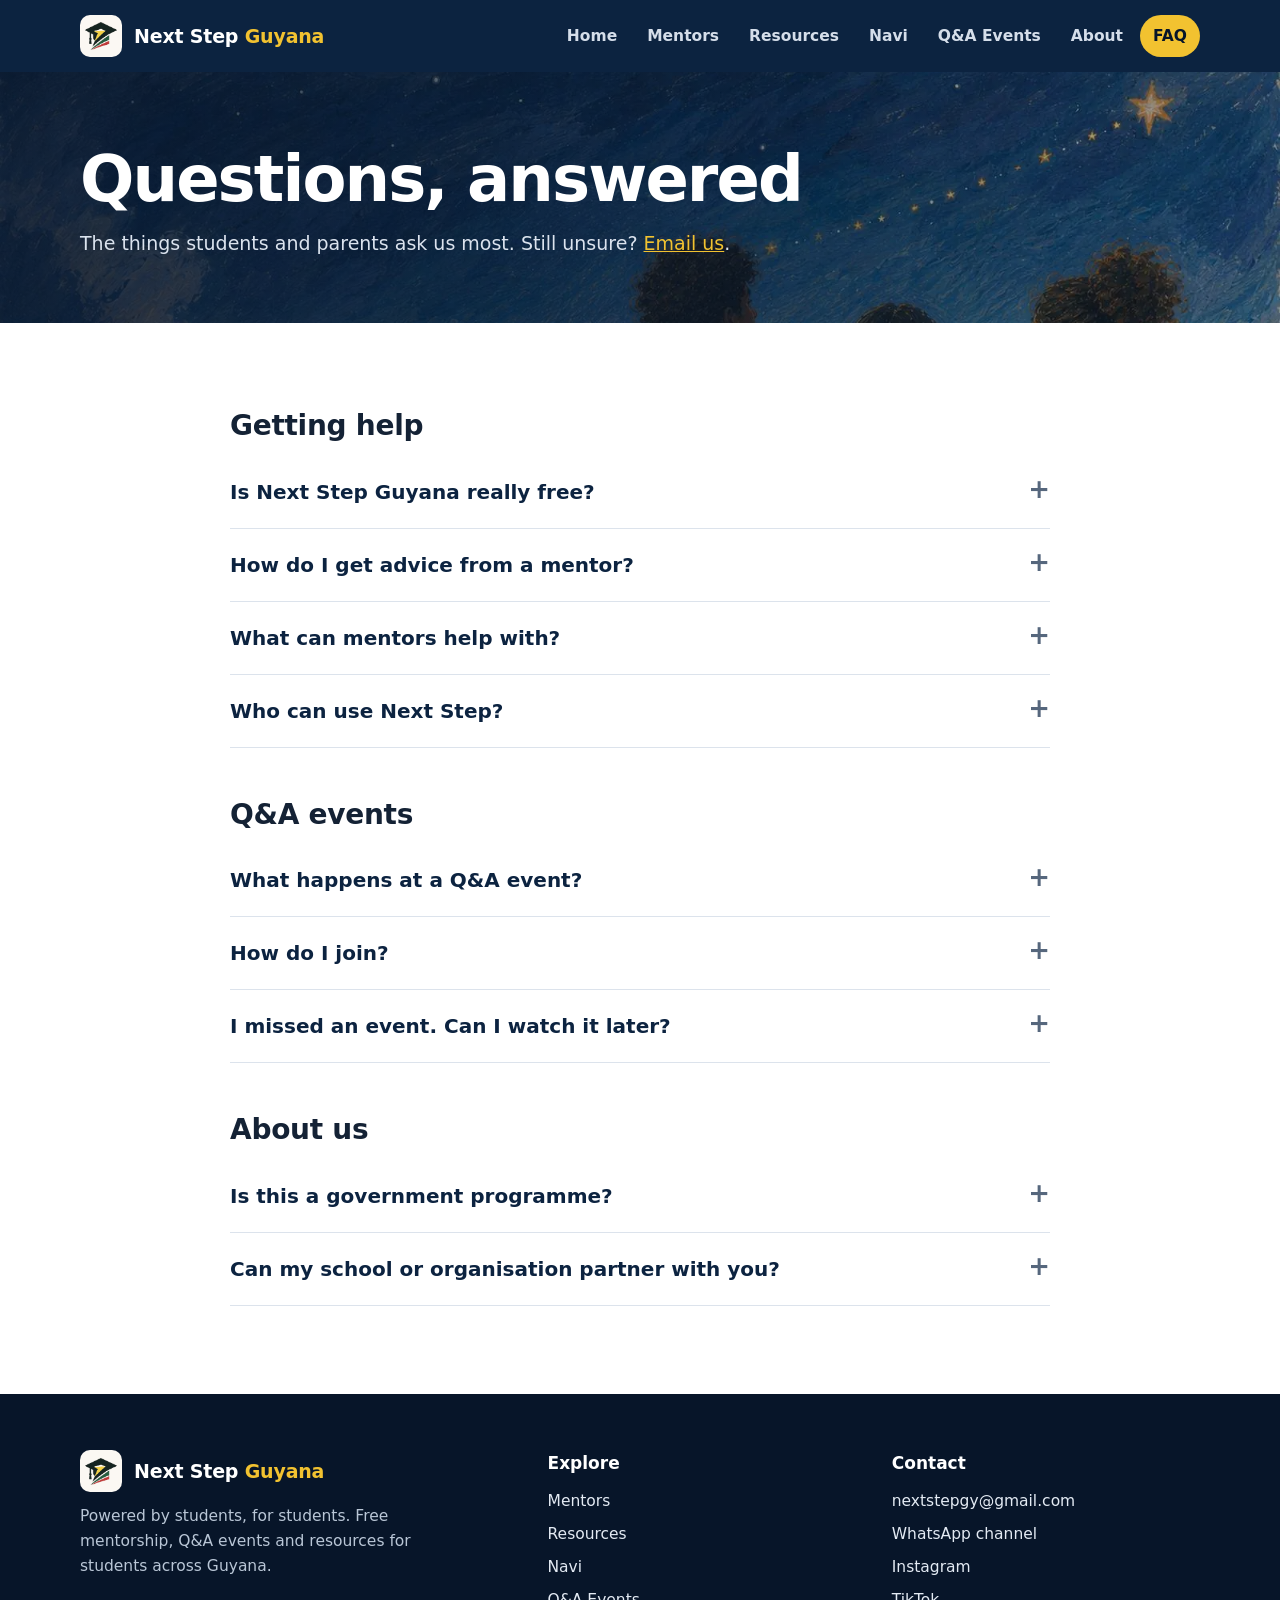
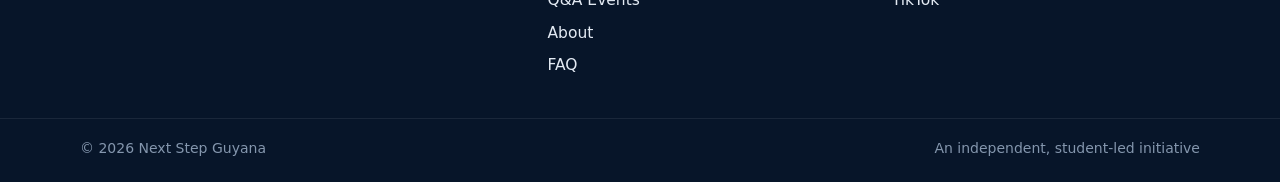
<file: faq.html>
<!doctype html>
<html lang="en">
<head>
<meta charset="utf-8">
<meta name="viewport" content="width=device-width, initial-scale=1">
<title>FAQ | Next Step Guyana</title>
<meta name="description" content="Answers to common questions about Next Step Guyana's free mentorship and Q&A events.">
<meta property="og:site_name" content="Next Step Guyana">
<meta property="og:type" content="website">
<meta property="og:title" content="FAQ | Next Step Guyana">
<meta property="og:description" content="How Next Step Guyana works: free mentorship, Q&amp;A events, and how to reach a mentor.">
<meta property="og:url" content="https://www.nextstepgy.org/faq">
<meta property="og:image" content="https://www.nextstepgy.org/assets/hero.jpg">
<meta property="og:image:width" content="1672">
<meta property="og:image:height" content="941">
<meta property="og:image:alt" content="Students looking up at a starry night sky">
<meta name="twitter:card" content="summary_large_image">
<link rel="icon" href="assets/favicon.png" type="image/png">
<link rel="apple-touch-icon" href="assets/apple-touch-icon.png">
<link rel="stylesheet" href="css/style.css">
</head>
<body>
<div id="site-header"></div>

<main id="main">
  <section class="page-head">
    <div class="wrap">
      <h1>Questions, answered</h1>
      <p>The things students and parents ask us most. Still unsure? <a href="#" class="mail" style="color:var(--gold)">Email us</a>.</p>
    </div>
  </section>

  <section class="section">
    <div class="wrap" style="max-width:860px">

      <div class="faq-group">
        <h2>Getting help</h2>
        <details class="q"><summary>Is Next Step Guyana really free?</summary>
          <div class="a"><p>Yes. Every session, conversation and resource is free. Our mentors volunteer because they want to give back to students in Guyana.</p></div></details>
        <details class="q"><summary>How do I get advice from a mentor?</summary>
          <div class="a"><p>Go to the <a href="mentors.html">Mentors</a> page, filter by topic or search for a school or subject, and open a profile. Use the Contact button on their profile.</p>
          <p>The Contact button opens a WhatsApp chat with our team, and we introduce you to the mentor.</p></div></details>
        <details class="q"><summary>What can mentors help with?</summary>
          <div class="a"><p>Choosing CSEC and CAPE subjects, study strategies, university options at UG, UWI and abroad, scholarship applications, essays, resumes, and figuring out a career path.</p></div></details>
        <details class="q"><summary>Who can use Next Step?</summary>
          <div class="a"><p>Any student in Guyana, or their parent, who is preparing for CSEC or CAPE, has finished them, or is making any decision about school, university or a career.</p></div></details>
      </div>

      <div class="faq-group">
        <h2>Q&amp;A events</h2>
        <details class="q"><summary>What happens at a Q&amp;A event?</summary>
          <div class="a"><p>Each event focuses on one theme, like studying abroad, choosing CAPE subjects, or careers in law or medicine. A panel of mentors shares how they did it, then answers questions from everyone attending.</p></div></details>
        <details class="q"><summary>How do I join?</summary>
          <div class="a"><p>Upcoming events are listed on the <a href="events.html">Q&amp;A Events</a> page with the date, time and joining link. We also post every link on our WhatsApp channel and Instagram before the event starts.</p></div></details>
        <details class="q"><summary>I missed an event. Can I watch it later?</summary>
          <div class="a"><p>When an event is recorded, we post it on the <a href="resources.html">Resources</a> page under Videos.</p></div></details>
      </div>

      <div class="faq-group">
        <h2>About us</h2>
        <details class="q"><summary>Is this a government programme?</summary>
          <div class="a"><p>No. Next Step Guyana is an independent initiative started by Guyanese students and run by volunteers. We're not tied to any government or private organisation.</p></div></details>
        <details class="q"><summary>Can my school or organisation partner with you?</summary>
          <div class="a"><p>Yes. If you're a school, youth group or education organisation, <a href="#" class="mail">email us</a> and we'll get back to you.</p></div></details>
      </div>

    </div>
  </section>
</main>

<div id="site-footer"></div>

<script src="js/site.js"></script>
<script>
document.querySelectorAll("a.mail").forEach(function (a) { a.href = "mailto:" + SITE.email; });
</script>
</body>
</html>
</file>
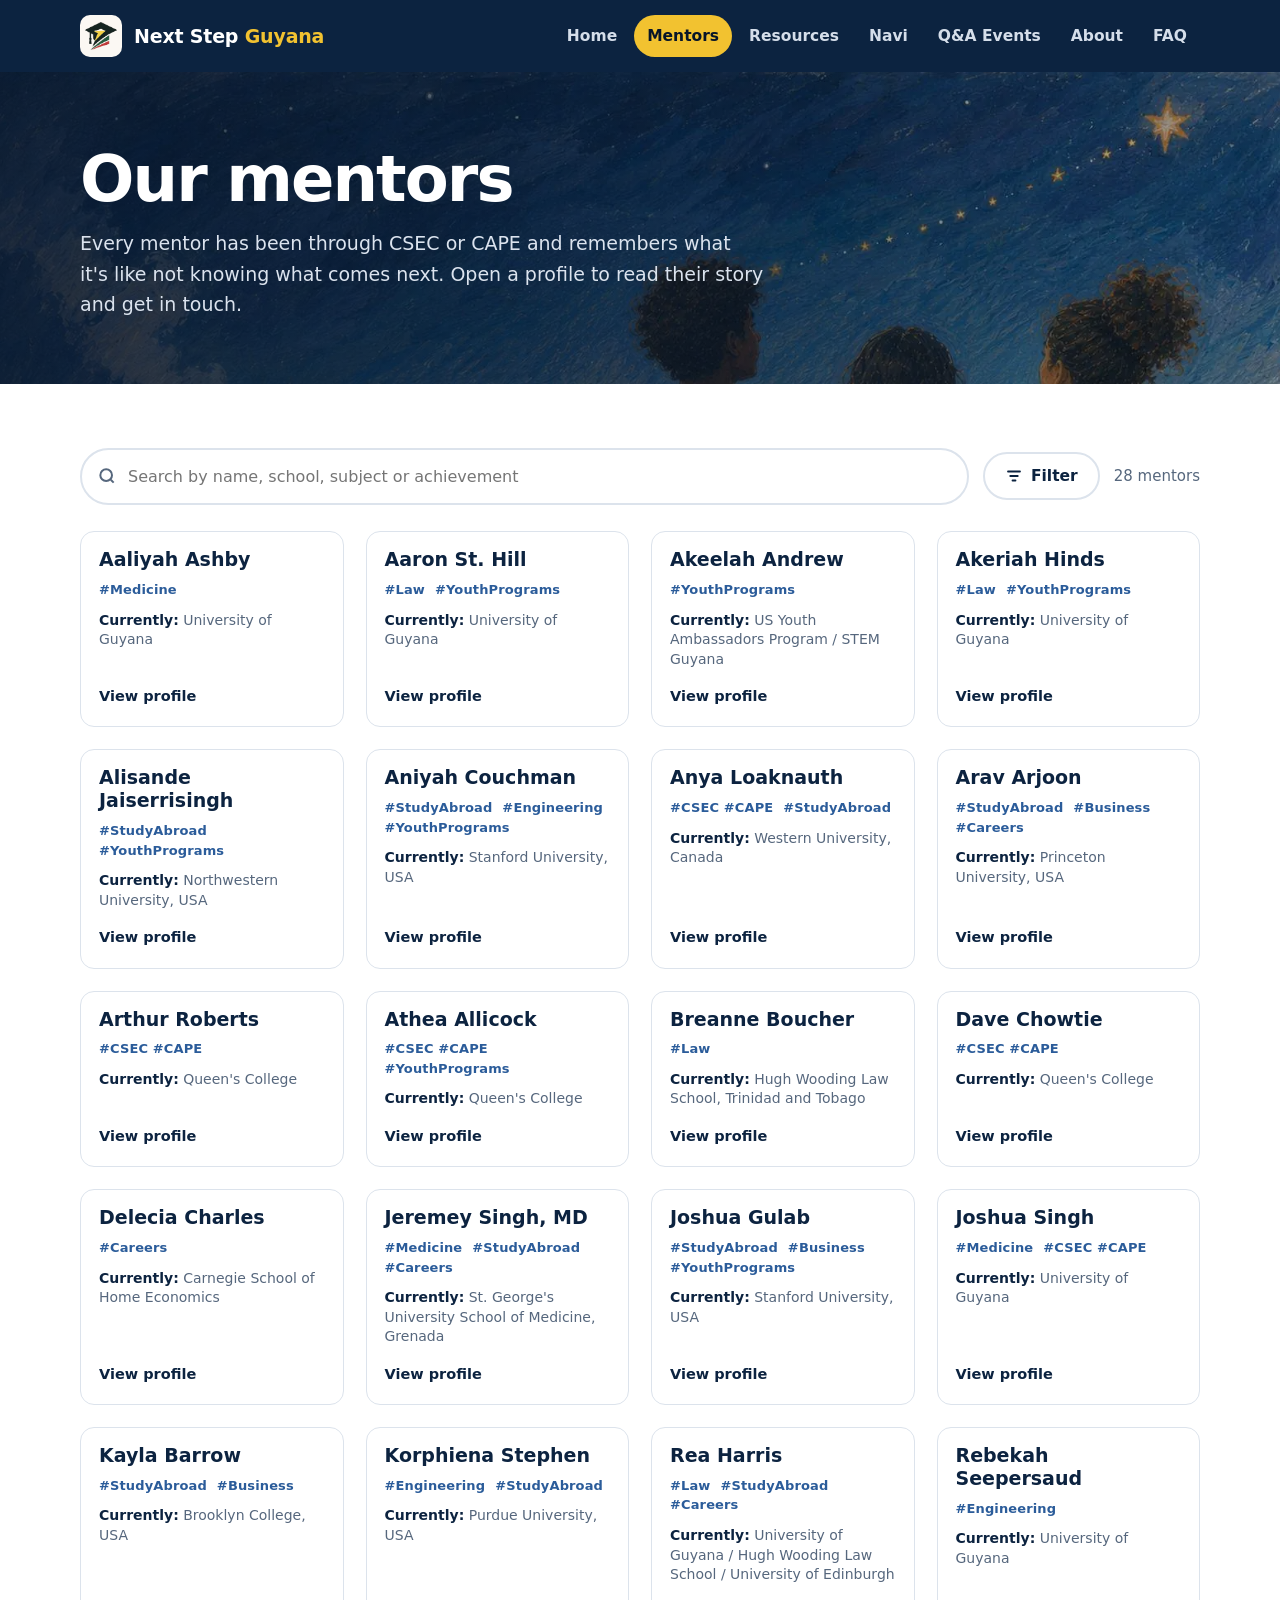
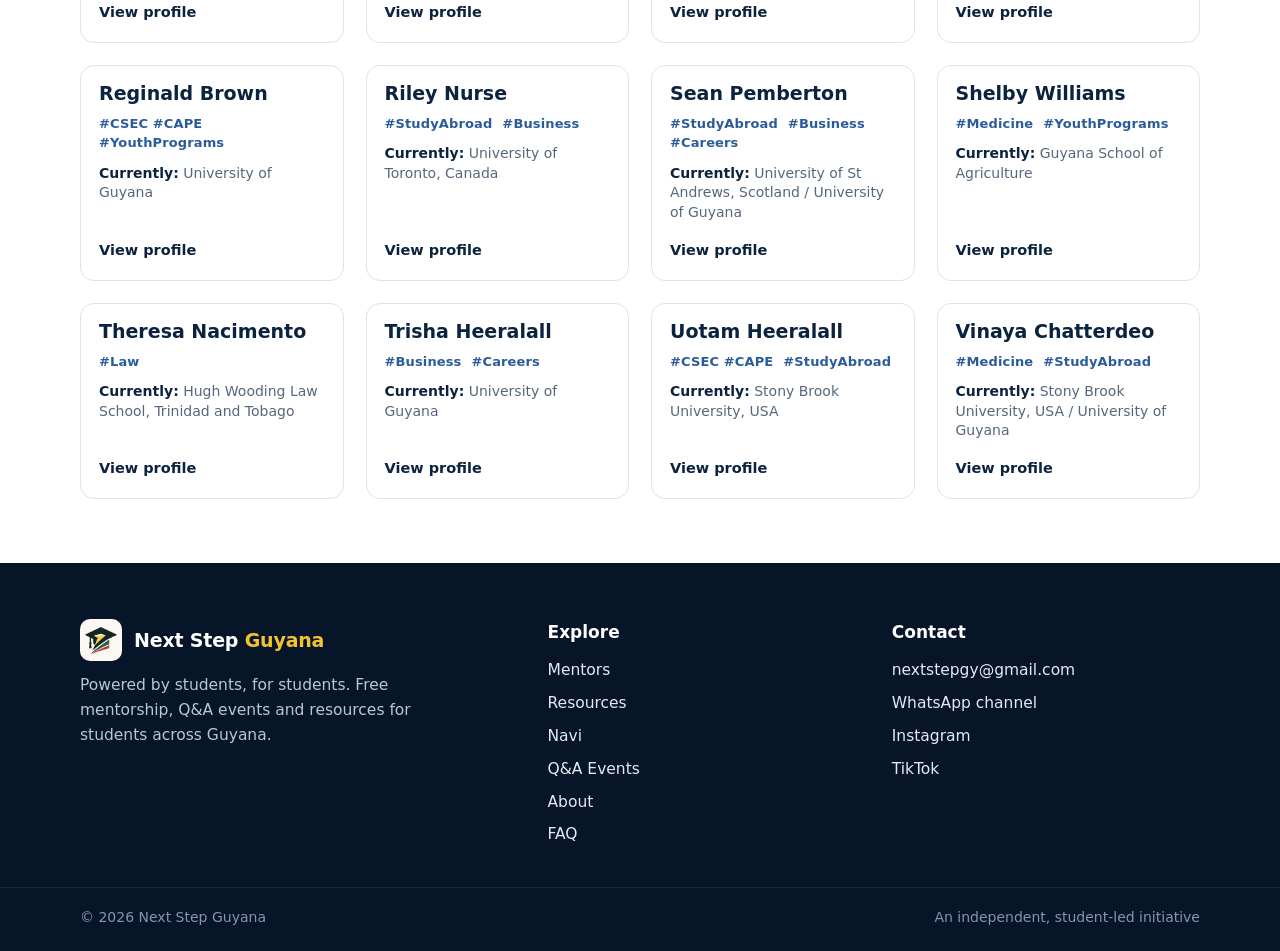
<file: mentors.html>
<!doctype html>
<html lang="en">
<head>
<meta charset="utf-8">
<meta name="viewport" content="width=device-width, initial-scale=1">
<title>Mentors | Next Step Guyana</title>
<meta name="description" content="Browse Next Step Guyana's mentors: top CSEC and CAPE performers, scholarship winners, university students and young professionals.">
<meta property="og:site_name" content="Next Step Guyana">
<meta property="og:type" content="website">
<meta property="og:title" content="Mentors | Next Step Guyana">
<meta property="og:description" content="Meet our mentors: top CSEC and CAPE performers, scholarship winners and university students. Message one for free.">
<meta property="og:url" content="https://www.nextstepgy.org/mentors">
<meta property="og:image" content="https://www.nextstepgy.org/assets/hero.jpg">
<meta property="og:image:width" content="1672">
<meta property="og:image:height" content="941">
<meta property="og:image:alt" content="Students looking up at a starry night sky">
<meta name="twitter:card" content="summary_large_image">
<link rel="icon" href="assets/favicon.png" type="image/png">
<link rel="apple-touch-icon" href="assets/apple-touch-icon.png">
<link rel="stylesheet" href="css/style.css">
</head>
<body>
<div id="site-header"></div>

<main id="main">
  <section class="page-head">
    <div class="wrap">
      <h1>Our mentors</h1>
      <p>Every mentor has been through CSEC or CAPE and remembers what it's like not knowing what comes next. Open a profile to read their story and get in touch.</p>
    </div>
  </section>

  <section class="section-tight">
    <div class="wrap">
      <div class="dir-tools">
        <label class="search">
          <span class="sr">Search mentors</span>
          <svg width="20" height="20" viewBox="0 0 24 24" fill="none" stroke="currentColor" stroke-width="2.4" aria-hidden="true"><circle cx="11" cy="11" r="7"/><path d="m20 20-3.5-3.5"/></svg>
          <input id="q" type="search" placeholder="Search by name, school, subject or achievement" autocomplete="off">
        </label>
        <button class="filter-btn" id="filter-btn" type="button" aria-expanded="false" aria-controls="chips">
          <svg width="18" height="18" viewBox="0 0 24 24" fill="none" stroke="currentColor" stroke-width="2.4" stroke-linecap="round" aria-hidden="true"><path d="M4 6h16M7 12h10M10 18h4"/></svg>
          <span id="filter-label">Filter</span>
        </button>
        <span class="count" id="count" aria-live="polite"></span>
      </div>
      <div class="filter-panel" id="chips" role="group" aria-label="Filter by topic" hidden></div>
      <div class="mentor-grid" id="grid"></div>
    </div>
  </section>
</main>

<div id="site-footer"></div>

<script src="data/mentors.js"></script>
<script src="js/site.js"></script>
<script>
(function () {
  var all = window.MENTORS.slice().sort(function (a, b) { return a.name.localeCompare(b.name); }), topic = "All", q = "";
  var chips = document.getElementById("chips"), grid = document.getElementById("grid");
  var shown = [];

  // Allow linking straight to a topic, e.g. mentors.html#Law%20%26%20Humanities
  var hash = decodeURIComponent(location.hash.slice(1));
  if (TOPICS.indexOf(hash) > -1) topic = hash;

  var fbtn = document.getElementById("filter-btn"), flabel = document.getElementById("filter-label");
  function setPanel(open) {
    chips.hidden = !open;
    fbtn.setAttribute("aria-expanded", open ? "true" : "false");
  }
  function setTopic(t) {
    topic = t;
    [].forEach.call(chips.children, function (c) { c.setAttribute("aria-pressed", c.textContent === (t === "All" ? "All topics" : t) ? "true" : "false"); });
    flabel.textContent = t === "All" ? "Filter" : t;
    fbtn.classList.toggle("active", t !== "All");
    history.replaceState(null, "", t === "All" ? location.pathname : "#" + encodeURIComponent(t));
    draw();
  }
  ["All topics"].concat(TOPICS).forEach(function (label) {
    var t = label === "All topics" ? "All" : label;
    var b = document.createElement("button");
    b.type = "button"; b.className = "chip"; b.textContent = label;
    b.setAttribute("aria-pressed", t === topic ? "true" : "false");
    b.addEventListener("click", function () { setTopic(t); setPanel(false); fbtn.focus(); });
    chips.appendChild(b);
  });
  fbtn.addEventListener("click", function () { setPanel(chips.hidden); });
  document.addEventListener("click", function (e) {
    if (!chips.hidden && !chips.contains(e.target) && !fbtn.contains(e.target)) setPanel(false);
  });
  document.addEventListener("keydown", function (e) { if (e.key === "Escape" && !chips.hidden) { setPanel(false); fbtn.focus(); } });
  if (topic !== "All") { flabel.textContent = topic; fbtn.classList.add("active"); }

  document.getElementById("q").addEventListener("input", function (e) { q = e.target.value.toLowerCase().trim(); draw(); });

  function draw() {
    shown = all.filter(function (m) {
      var inTopic = topic === "All" || (m.topics || []).indexOf(topic) > -1;
      var text = (m.name + " " + m.school + " " + m.field + " " + (m.topics || []).join(" ") + " " + m.highlights.join(" ")).toLowerCase();
      return inTopic && (!q || text.indexOf(q) > -1);
    });
    document.getElementById("count").textContent = shown.length + (shown.length === 1 ? " mentor" : " mentors");
    grid.innerHTML = shown.length ? shown.map(NS.card).join("")
      : '<p class="empty">No mentors match "' + NS.esc(q) + '"' + (topic !== "All" ? " in " + NS.esc(topic) : "") + '. Try a different word, or <a href="mailto:' + SITE.email + '">email us</a> and we\'ll find someone.</p>';
  }
  grid.addEventListener("click", function (e) {
    var c = e.target.closest(".mcard");
    if (c) NS.openProfile(shown[+c.getAttribute("data-i")]);
  });
  draw();
})();
</script>
</body>
</html>
</file>
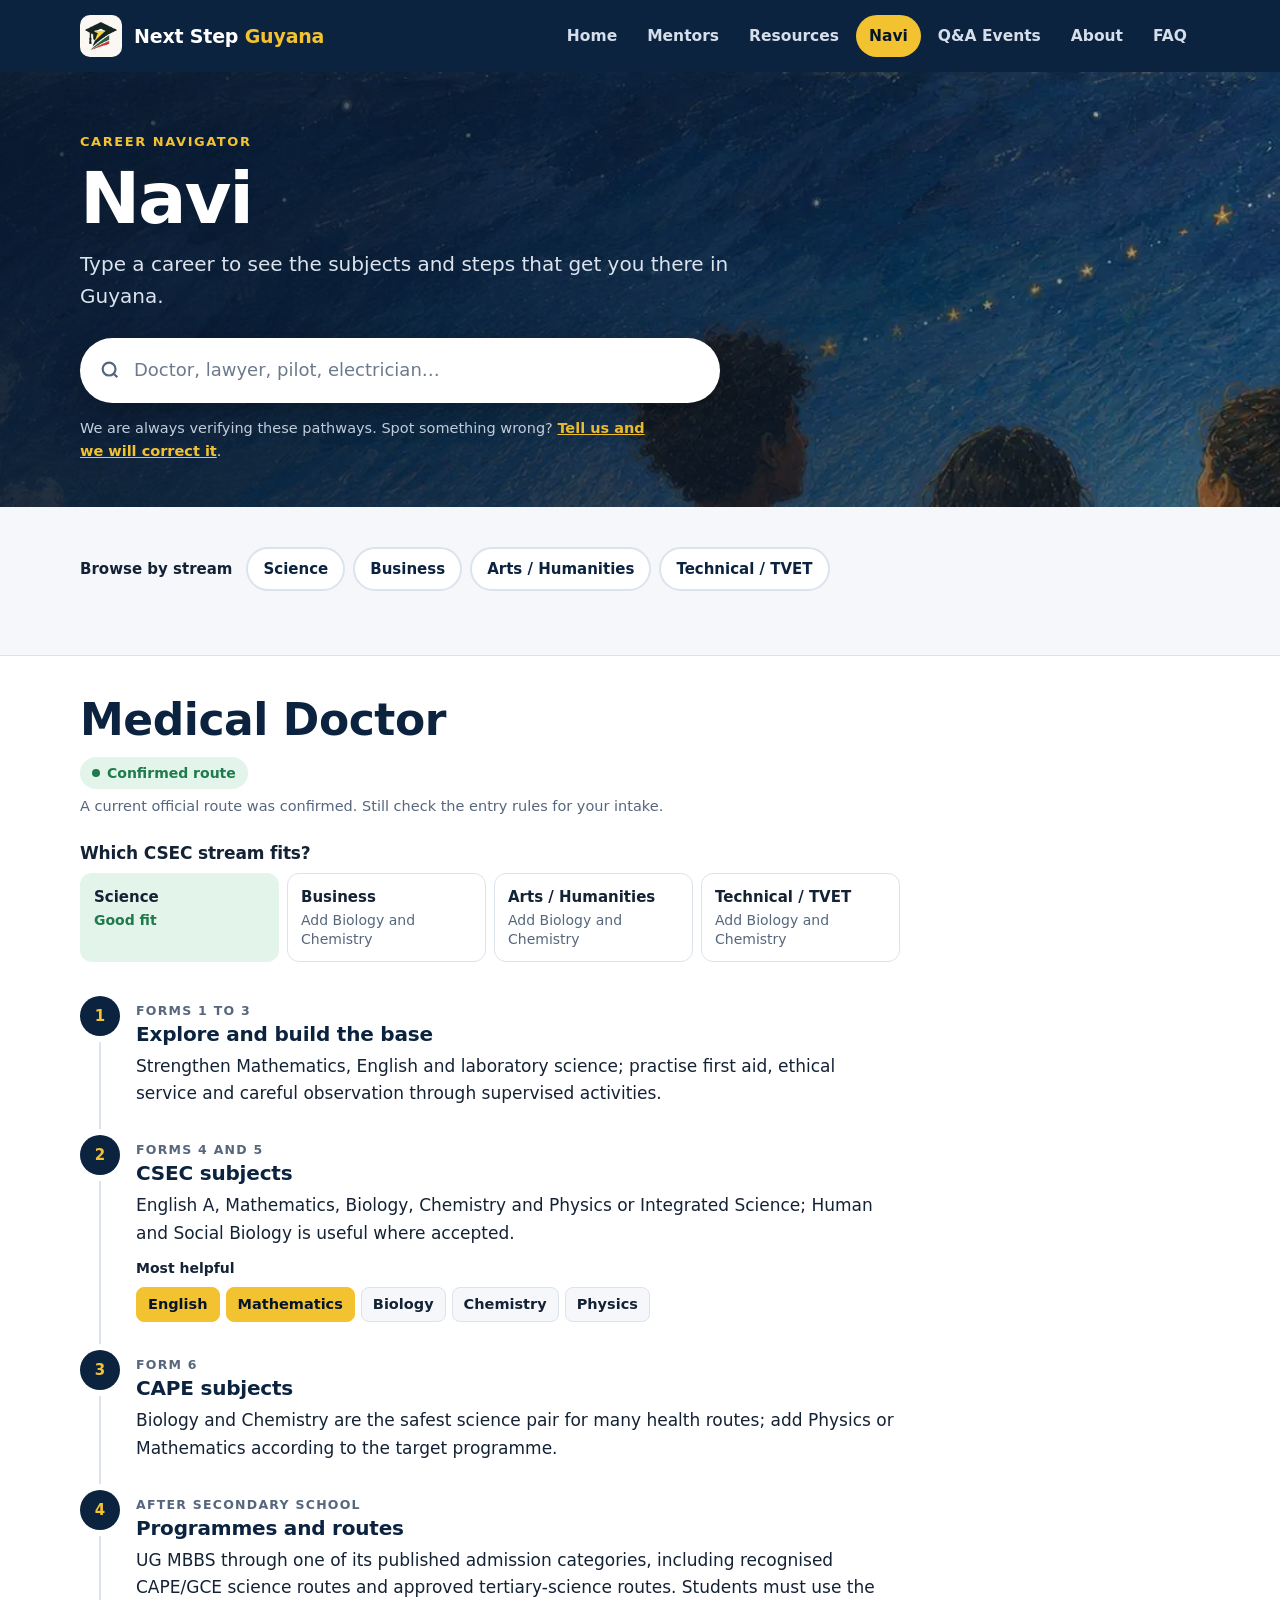
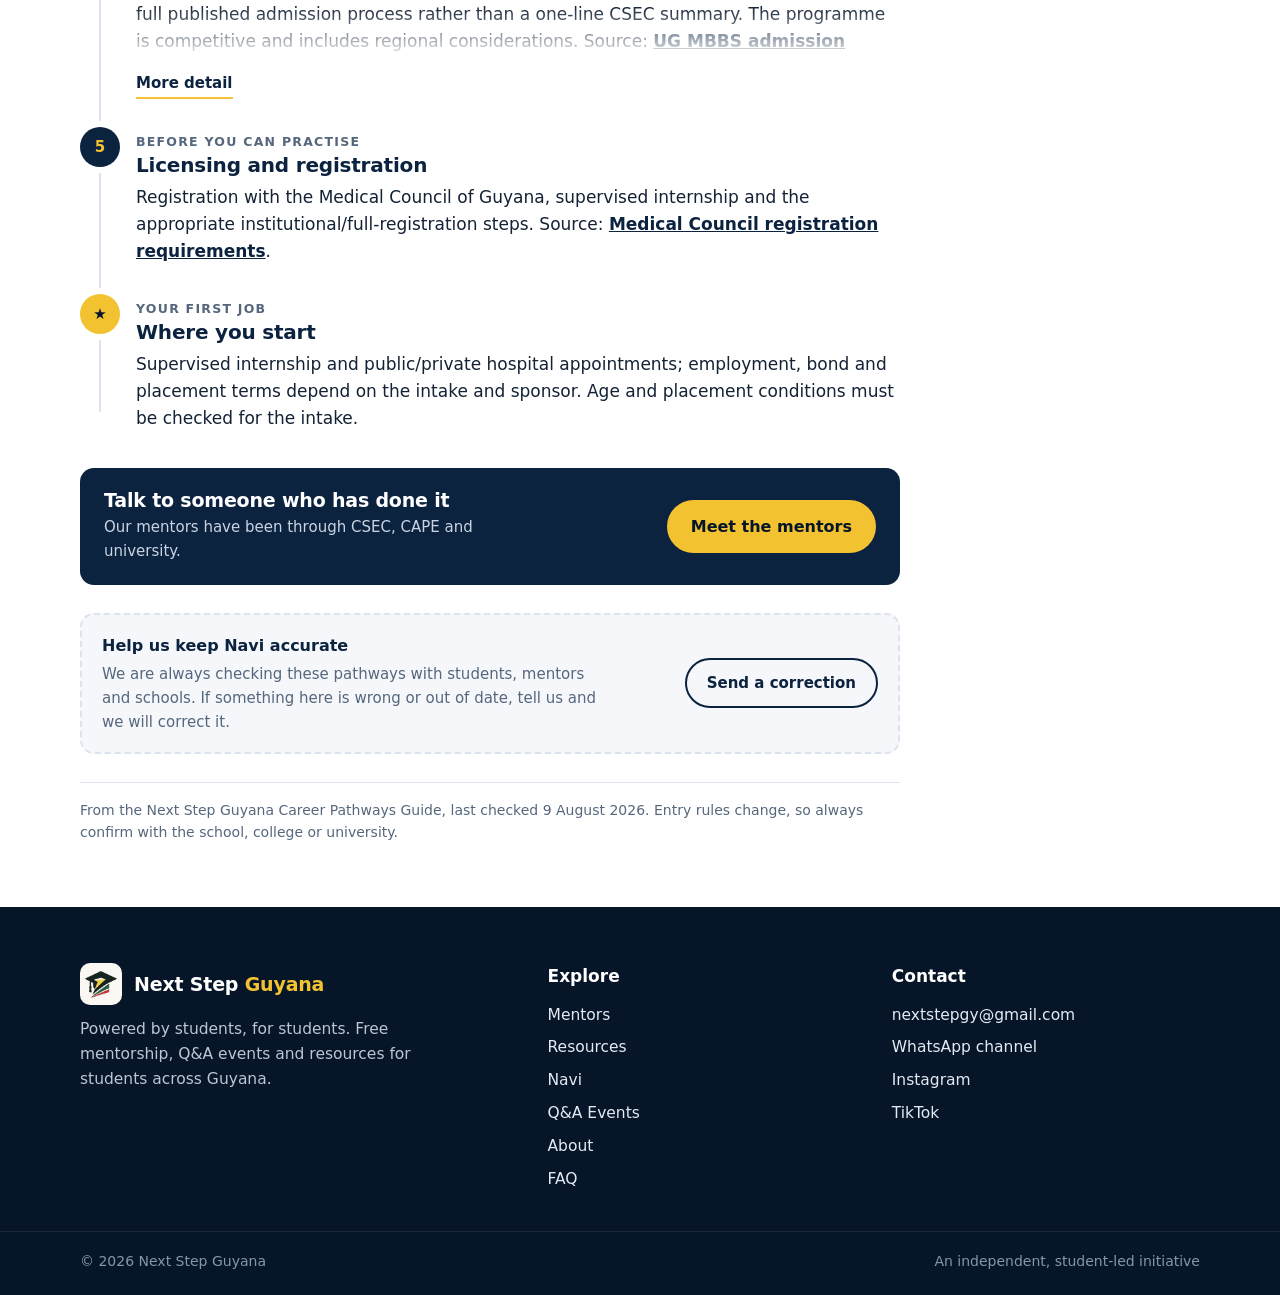
<file: navi.html>
<!doctype html>
<html lang="en">
<head>
<meta charset="utf-8">
<meta name="viewport" content="width=device-width, initial-scale=1">
<title>Navi | Next Step Guyana</title>
<meta name="description" content="Navi, the Next Step Guyana career navigator. Type a career or pick your CSEC stream to see the subjects and steps that get you there in Guyana.">
<meta property="og:site_name" content="Next Step Guyana">
<meta property="og:type" content="website">
<meta property="og:title" content="Navi: career navigator | Next Step Guyana">
<meta property="og:description" content="Type a career and see the CSEC and CAPE subjects and steps that get you there in Guyana.">
<meta property="og:url" content="https://www.nextstepgy.org/navi">
<meta property="og:image" content="https://www.nextstepgy.org/assets/hero.jpg">
<meta property="og:image:width" content="1672">
<meta property="og:image:height" content="941">
<meta property="og:image:alt" content="Students looking up at a starry night sky">
<meta name="twitter:card" content="summary_large_image">
<link rel="icon" href="assets/favicon.png" type="image/png">
<link rel="apple-touch-icon" href="assets/apple-touch-icon.png">
<link rel="stylesheet" href="css/style.css">
<link rel="stylesheet" href="css/navi.css">
</head>
<body>
<div id="site-header"></div>

<main id="main" class="navi">
  <section class="page-head" id="navi-head">
    <div class="wrap">
      <p class="eyebrow">Career navigator</p>
      <h1>Navi</h1>
      <p class="lede">Type a career to see the subjects and steps that get you there in Guyana.</p>
      <div class="nv-search" id="combo">
        <svg width="22" height="22" viewBox="0 0 24 24" fill="none" stroke="currentColor" stroke-width="2.4" aria-hidden="true"><circle cx="11" cy="11" r="7"/><path d="m20 20-3.5-3.5"/></svg>
        <input id="q" type="text" role="combobox" aria-expanded="false" aria-controls="suggest" aria-autocomplete="list" autocomplete="off" spellcheck="false" placeholder="Doctor, lawyer, pilot, electrician…" aria-label="Search for a career">
        <ul class="suggest" id="suggest" role="listbox" hidden></ul>
      </div>
      <p class="verify-line">We are always verifying these pathways. Spot something wrong? <a href="https://forms.gle/9TUT36DHD6t8ngKa7" target="_blank" rel="noopener">Tell us and we will correct it</a>.</p>
    </div>
  </section>

  <section class="streams" aria-label="Browse by CSEC stream">
    <div class="wrap"><p>Browse by stream</p><div class="stabs" id="stabs"></div></div>
  </section>

  <div class="wrap"><div class="col" id="view" aria-live="polite"></div></div>
</main>

<div id="site-footer"></div>

<script src="data/navi.js"></script>
<script src="js/site.js"></script>
<script src="js/navi.js"></script>
</body>
</html>
</file>
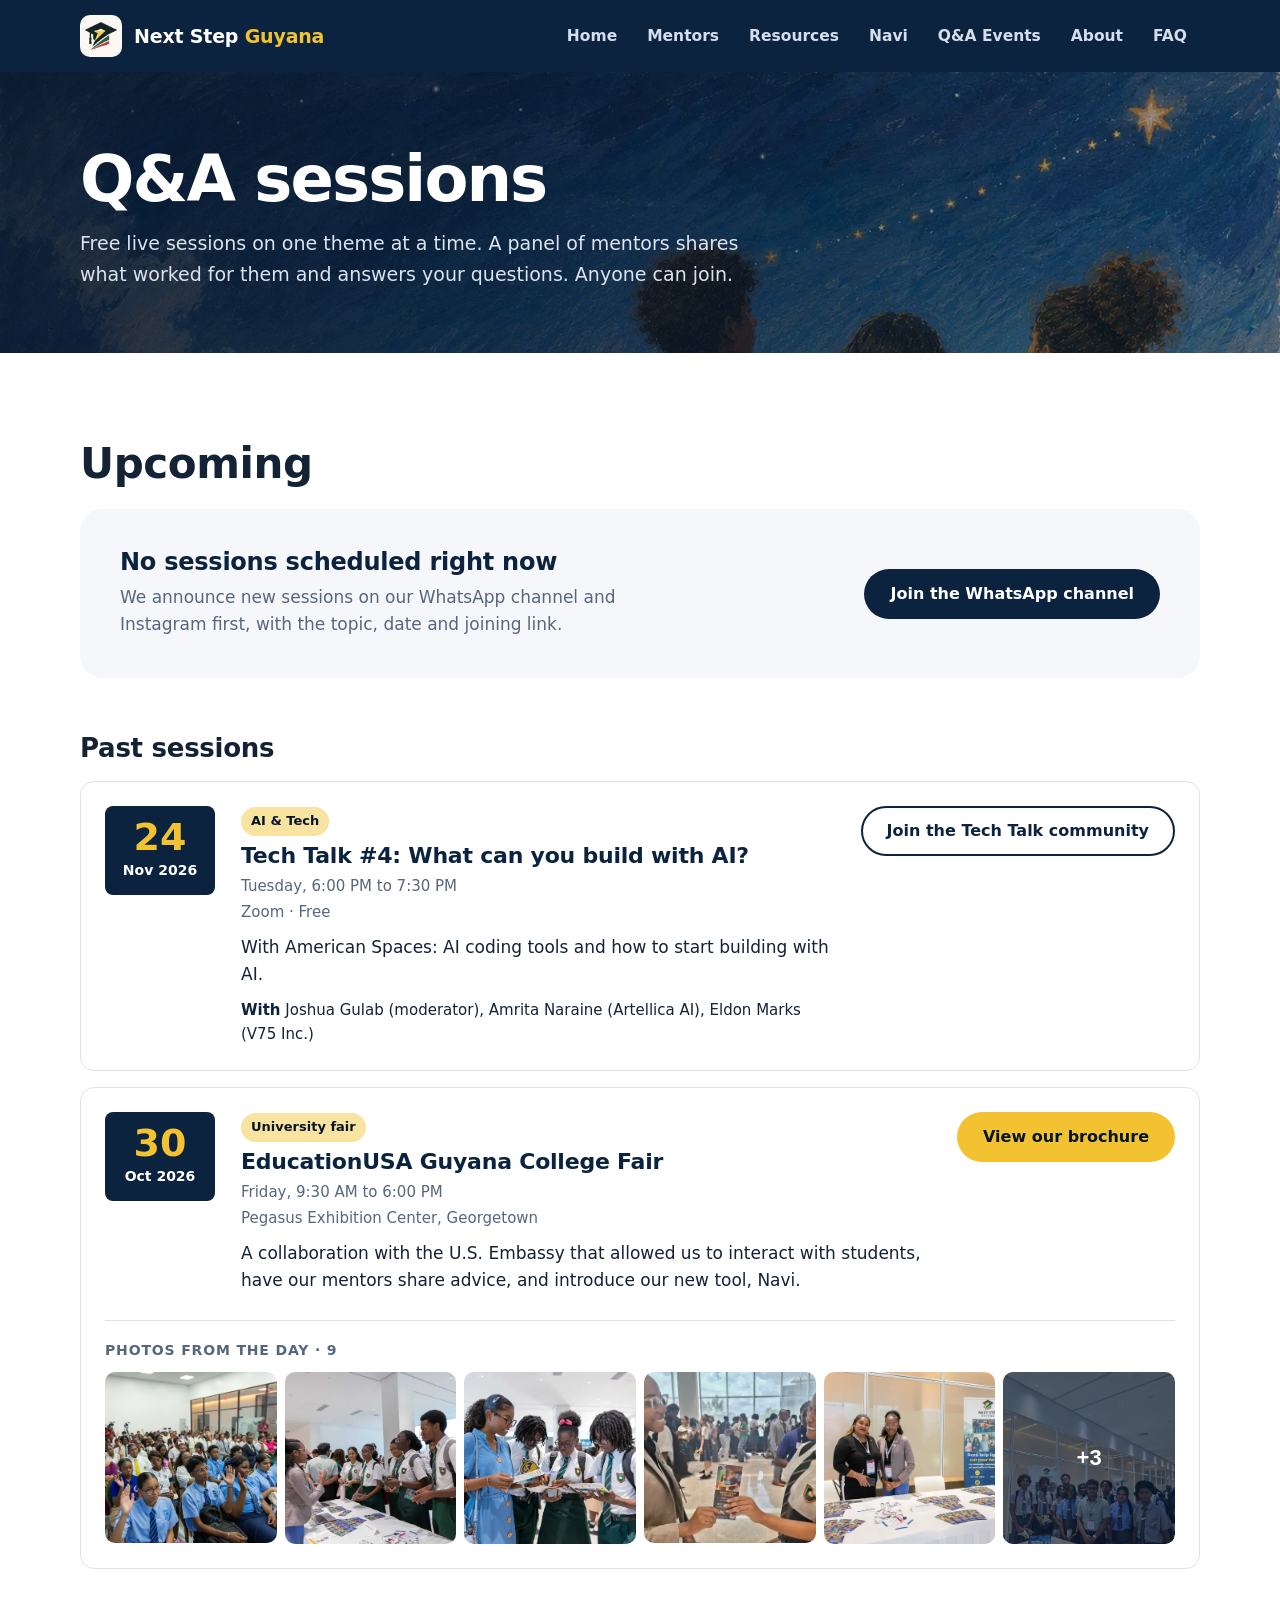
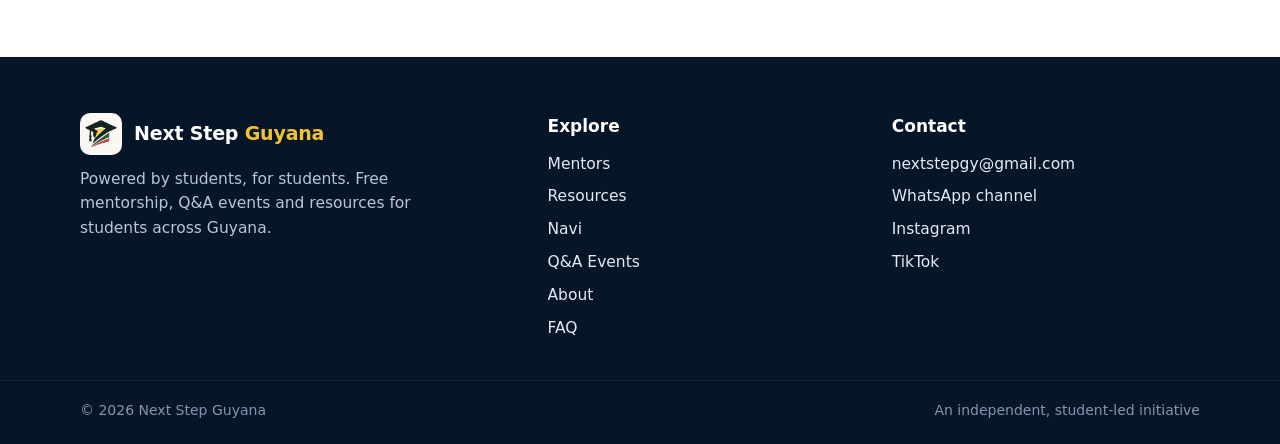
<file: sessions.html>
<!doctype html>
<html lang="en">
<head>
<meta charset="utf-8">
<meta name="viewport" content="width=device-width, initial-scale=1">
<title>Q&amp;A Sessions | Next Step Guyana</title>
<meta name="description" content="Free live Q&A sessions with Next Step Guyana mentors on CSEC, CAPE, scholarships, studying abroad and careers.">
<link rel="icon" href="assets/favicon.png" type="image/png">
<link rel="apple-touch-icon" href="assets/apple-touch-icon.png">
<link rel="stylesheet" href="css/style.css">
</head>
<body>
<div id="site-header"></div>

<main id="main">
  <section class="page-head">
    <div class="wrap">
      <h1>Q&amp;A sessions</h1>
      <p>Free live sessions on one theme at a time. A panel of mentors shares what worked for them and answers your questions. Anyone can join.</p>
    </div>
  </section>

  <section class="section">
    <div class="wrap">
      <h2 style="margin-bottom:22px">Upcoming</h2>
      <div id="upcoming"></div>
      <div class="past" id="past"></div>
    </div>
  </section>
</main>

<div id="site-footer"></div>

<script src="data/sessions.js"></script>
<script src="js/site.js"></script>
<script>
(function () {
  var s = NS.sessions();
  var up = document.getElementById("upcoming");
  up.innerHTML = s.upcoming.length
    ? s.upcoming.map(function (x) { return NS.sessionHTML(x, false); }).join("")
    : '<div class="empty-state"><div><h3>No sessions scheduled right now</h3>' +
      "<p>We announce new sessions on our WhatsApp channel and Instagram first, with the topic, date and joining link.</p></div>" +
      '<a class="btn btn-navy" href="' + SITE.whatsapp + '" target="_blank" rel="noopener">Join the WhatsApp channel</a></div>';
  if (s.past.length) {
    document.getElementById("past").innerHTML = "<h2>Past sessions</h2>" +
      s.past.map(function (x) { return NS.sessionHTML(x, true); }).join("");
  }
})();
</script>
</body>
</html>
</file>
<file: css/style.css>
/* Next Step Guyana: site styles */
:root{
  --night:#0c2340;
  --deep:#071529;
  --gold:#f2c230;
  --gold-soft:#f8e3a0;
  --paper:#f5f7fa;
  --white:#ffffff;
  --ink:#142235;
  --slate:#56677d;
  --line:#dce3ec;
  --display:system-ui, -apple-system, BlinkMacSystemFont, "Segoe UI Historic", "Segoe UI", Helvetica, Arial, sans-serif;
  --body:system-ui, -apple-system, BlinkMacSystemFont, "Segoe UI Historic", "Segoe UI", Helvetica, Arial, sans-serif;
  --wrap:1160px;
  --r-sm:8px; --r-md:14px; --r-lg:22px;
}
*{box-sizing:border-box}
html{color-scheme:light}
html{scroll-behavior:smooth}
body{margin:0;font-family:var(--body);font-size:17px;line-height:1.6;color:var(--ink);background:var(--white);-webkit-font-smoothing:antialiased}
img{max-width:100%;display:block}
a{color:var(--night)}
a:hover{color:#1c4d86}
:focus-visible{outline:3px solid var(--gold);outline-offset:3px;border-radius:4px}
h1,h2,h3{font-family:var(--display);line-height:1.1;margin:0;letter-spacing:-.01em}
h2{font-size:clamp(28px,3.6vw,42px);font-weight:700}
h3{font-size:20px;font-weight:700}
p{margin:0}
.wrap{max-width:var(--wrap);margin:0 auto;padding:0 20px}
.skip{position:absolute;left:-999px;top:8px;background:var(--gold);color:var(--deep);padding:8px 14px;border-radius:var(--r-sm);z-index:100}
.skip:focus{left:8px}
.sr{position:absolute;width:1px;height:1px;overflow:hidden;clip:rect(0 0 0 0)}

/* ---------- Buttons ---------- */
.btn{display:inline-flex;align-items:center;gap:8px;font:700 16px/1 var(--body);padding:15px 24px;border-radius:999px;text-decoration:none;border:2px solid transparent;cursor:pointer;transition:background .15s,color .15s,border-color .15s}
.btn-gold{background:var(--gold);color:var(--deep)}
.btn-gold:hover{background:#ffd34d;color:var(--deep)}
.btn-ghost{border-color:rgba(255,255,255,.55);color:#fff}
.btn-ghost:hover{border-color:#fff;color:#fff;background:rgba(255,255,255,.08)}
.btn-navy{background:var(--night);color:#fff}
.btn-navy:hover{background:#163a64;color:#fff}
.btn-line{border-color:var(--night);color:var(--night);background:transparent}
.btn-line:hover{background:var(--night);color:#fff}

/* ---------- Header ---------- */
.site-header{background:var(--night);position:sticky;top:0;z-index:50;transition:background-color .25s ease,box-shadow .25s ease}
.site-header .wrap{display:flex;align-items:center;justify-content:space-between;height:72px;gap:20px}
/* Home: header sits on top of the artwork, turns solid on scroll or when the menu is open */
.home .site-header{position:fixed;left:0;right:0;background-color:transparent;background-image:linear-gradient(180deg,rgba(7,21,41,.6),rgba(7,21,41,0))}
.home .site-header.solid,.home .site-header.menu-open{background-color:var(--night);background-image:none;box-shadow:0 1px 0 rgba(255,255,255,.06)}
.brand{display:flex;align-items:center;gap:12px;color:#fff;text-decoration:none;font-family:var(--display);font-weight:700;font-size:19px;letter-spacing:-.01em;white-space:nowrap}
.brand:hover{color:#fff}
.brand-mark{width:42px;height:42px;flex:none;border-radius:10px;background:#fbf8f3;padding:5px;object-fit:contain}
.brand-name{color:#fff}
.brand-name span{color:var(--gold)}
.nav{display:flex;gap:4px;align-items:center}
.nav a{color:#d5deea;text-decoration:none;font-weight:700;font-size:15.5px;padding:9px 13px;border-radius:999px;transition:background-color .15s,color .15s}
.nav a:hover{color:#fff;background:rgba(255,255,255,.07)}
.nav a[aria-current="page"]{color:var(--deep);background:var(--gold)}
.menu-btn{display:none;position:relative;width:44px;height:44px;background:none;border:0;color:#fff;cursor:pointer;border-radius:10px;-webkit-tap-highlight-color:transparent}
.menu-btn:hover{background:rgba(255,255,255,.08)}
.menu-btn span{position:absolute;left:11px;right:11px;height:2.5px;border-radius:2px;background:currentColor;transition:transform .25s ease,opacity .2s ease}
.menu-btn span:nth-child(1){top:14px}
.menu-btn span:nth-child(2){top:21px}
.menu-btn span:nth-child(3){top:28px}
.menu-btn[aria-expanded="true"] span:nth-child(1){transform:translateY(7px) rotate(45deg)}
.menu-btn[aria-expanded="true"] span:nth-child(2){opacity:0}
.menu-btn[aria-expanded="true"] span:nth-child(3){transform:translateY(-7px) rotate(-45deg)}
@media (max-width:900px){
  .menu-btn{display:block}
  .brand{font-size:18px}
  .nav{position:absolute;top:72px;left:0;right:0;background:var(--night);flex-direction:column;align-items:stretch;gap:2px;padding:8px 16px 20px;border-top:1px solid rgba(255,255,255,.08);box-shadow:0 18px 30px rgba(7,21,41,.35);
    opacity:0;visibility:hidden;transform:translateY(-10px);transition:opacity .22s ease,transform .22s ease,visibility 0s linear .22s}
  .nav.open{opacity:1;visibility:visible;transform:none;transition:opacity .22s ease,transform .22s ease,visibility 0s}
  .nav a{padding:14px 16px;font-size:17px}
}
@media (prefers-reduced-motion:reduce){.nav,.nav.open,.menu-btn span,.site-header{transition:none}}

/* ---------- Hero (home): the cover artwork, softly faded behind the text ---------- */
.hero{position:relative;color:#fff;background:#13305a url("../assets/hero.jpg") 62% 40%/cover no-repeat;overflow:hidden}
/* Lighter WebP pictures where supported (older browsers keep the JPG above); phones get a smaller one */
.hero{background-image:image-set(url("../assets/hero.webp") type("image/webp"),url("../assets/hero.jpg") type("image/jpeg"))}
@media (max-width:800px){.hero{background-image:image-set(url("../assets/hero-sm.webp") type("image/webp"),url("../assets/hero.jpg") type("image/jpeg"))}}
.hero::before{content:"";position:absolute;inset:0;background:
  linear-gradient(90deg,rgba(7,21,41,.72) 0%,rgba(7,21,41,.45) 38%,rgba(7,21,41,.12) 65%,rgba(7,21,41,.12) 100%),
  linear-gradient(0deg,rgba(7,21,41,.5) 0%,rgba(7,21,41,0) 35%)}
.hero .wrap{position:relative;min-height:92vh;min-height:92svh;max-height:none;display:flex;flex-direction:column;justify-content:center;padding-top:120px;padding-bottom:90px}
@media (min-height:900px){.hero .wrap{min-height:820px}}
.hero-copy{max-width:680px}
.hero h1{font-weight:800;color:var(--gold);letter-spacing:-.03em;line-height:.9;text-shadow:0 2px 24px rgba(7,21,41,.45)}
.hero h1 .l1{display:block;color:#fff;font-size:clamp(52px,8.8vw,116px)}
.hero h1 .l2{display:block;font-size:clamp(36px,5.6vw,74px);margin-top:6px;letter-spacing:.01em}
.hero .tagline{font-size:clamp(19px,2.1vw,25px);font-weight:500;margin-top:22px;line-height:1.35;max-width:26em;color:#fff;text-shadow:0 1px 12px rgba(7,21,41,.5)}
.hero .actions{display:flex;flex-wrap:wrap;gap:12px;margin-top:32px}
@media (max-width:760px){
  .hero{background-position:70% 30%}
  .hero::before{background:linear-gradient(180deg,rgba(7,21,41,.45) 0%,rgba(7,21,41,.2) 22%,rgba(7,21,41,.35) 48%,rgba(7,21,41,.88) 78%,rgba(7,21,41,.95) 100%)}
  .hero .wrap{min-height:88vh;min-height:88svh;justify-content:flex-end;padding-top:110px;padding-bottom:48px}
  .hero .actions .btn{flex:1 1 auto;justify-content:center}
}
@media (max-width:360px){.hero h1 .l1{font-size:46px}.hero h1 .l2{font-size:32px}.brand{font-size:16px}.brand-mark{width:38px;height:38px}}

/* ---------- Sections ---------- */
.section{padding:88px 0}
.section-tight{padding:64px 0}
.section-paper{background:var(--paper)}
.section-night{background:var(--night);color:#fff}
.section-head{display:flex;justify-content:space-between;align-items:baseline;gap:20px;margin-bottom:32px;flex-wrap:wrap}
.section-head p{color:var(--slate);max-width:36em;margin-top:10px}
.section-night .section-head p{color:#c6d2e2}

/* ---------- How it works ---------- */
.h-center{text-align:center;margin-bottom:48px}
.steps{display:grid;grid-template-columns:repeat(4,1fr);gap:36px;text-align:center}
.step-n{display:inline-grid;place-items:center;width:44px;height:44px;border-radius:50%;background:var(--gold);color:var(--deep);font-weight:800;font-size:18px}
.step h3{margin-top:18px;font-size:21px;color:var(--night)}
.step p{color:var(--slate);margin:8px auto 0;max-width:22em}
@media (max-width:980px){.steps{grid-template-columns:repeat(2,1fr);gap:40px 32px}}
@media (max-width:560px){.steps{grid-template-columns:1fr;gap:34px}}

/* ---------- Links + large buttons ---------- */
.link-more{font-weight:700;text-decoration:none;color:var(--night);border-bottom:2px solid var(--gold);padding-bottom:2px}
.link-more:hover{color:var(--night);border-color:var(--night)}
.btn-lg{padding:18px 30px;font-size:17px}
.btn-wa{background:#25d366;color:#05371c}
.btn-wa:hover{background:#3ee07a;color:#05371c}

/* ---------- WhatsApp band ---------- */
.whatsapp{background:var(--night);color:#fff}
.whatsapp .wrap{display:flex;justify-content:space-between;align-items:center;gap:28px;flex-wrap:wrap;padding-top:64px;padding-bottom:64px}
.whatsapp h2{color:#fff}
.whatsapp p{color:#c9d4e2;margin-top:10px;font-size:18px;max-width:30em}

/* ---------- Mentor cards ---------- */
.mentor-grid{display:grid;grid-template-columns:repeat(auto-fill,minmax(220px,1fr));gap:22px}
.mcard{display:flex;flex-direction:column;text-align:left;background:#fff;border:1px solid var(--line);border-radius:var(--r-md);overflow:hidden;padding:0;font:inherit;color:inherit;cursor:pointer;transition:border-color .15s,box-shadow .15s}
.mcard:hover{border-color:#b7c5d7;box-shadow:0 10px 26px rgba(12,35,64,.10)}
.mphoto{aspect-ratio:1/1;background:var(--night);position:relative;overflow:hidden}
.mphoto img{position:absolute;inset:0;z-index:1;width:100%;height:100%;object-fit:cover;object-position:center 22%}
.mphoto .badge{z-index:2}
.initials{position:absolute;inset:0;display:grid;place-items:center;font-family:var(--display);font-weight:800;font-size:52px;color:var(--night);background:#e7edf5}
.badge{position:absolute;left:12px;top:12px;background:var(--gold);color:var(--deep);font-weight:900;font-size:12.5px;padding:5px 10px;border-radius:999px}
.mbody{padding:16px 18px 18px;display:flex;flex-direction:column;gap:4px;flex:1}
.mname{font-family:var(--display);font-weight:700;font-size:19px;color:var(--night);line-height:1.2}
.mschool{color:var(--slate);font-size:14.5px;line-height:1.4}
.mtags{display:flex;flex-wrap:wrap;gap:2px 10px;margin-top:6px}
.mtag{color:#2b5c9a;font-weight:600;font-size:13px;line-height:1.35;letter-spacing:.01em}
.mnow{color:var(--slate);font-size:14px;line-height:1.4;margin-top:8px}
.mnow b{color:var(--night);font-weight:700}
.mview{margin-top:auto;padding-top:12px;font-weight:700;font-size:14.5px;color:var(--night)}
@media (max-width:560px){
  .mentor-grid{grid-template-columns:repeat(2,1fr);gap:12px}
  .mbody{padding:12px 12px 14px}.mname{font-size:16px}.mtag{font-size:12px}.mnow{font-size:12.5px}
  .initials{font-size:40px}
}

/* ---------- Directory controls ---------- */
.dir-tools{display:flex;flex-wrap:wrap;gap:14px;align-items:center;margin-bottom:16px}
.search{flex:1 1 300px;position:relative}
.search input{width:100%;font:inherit;font-size:16px;padding:14px 18px 14px 46px;border:2px solid var(--line);border-radius:999px;background:#fff;color:var(--ink)}
.search input:focus{outline:none;border-color:var(--night)}
.search svg{position:absolute;left:17px;top:50%;transform:translateY(-50%);color:var(--slate)}
.count{color:var(--slate);font-size:15px}
.chips{display:flex;flex-wrap:wrap;gap:8px;margin-bottom:30px}
.chip{font:700 14.5px var(--body);padding:9px 15px;border-radius:999px;border:2px solid var(--line);background:#fff;color:var(--night);cursor:pointer}
.chip:hover{border-color:var(--night)}
.chip[aria-pressed="true"]{background:var(--night);border-color:var(--night);color:#fff}
.empty{grid-column:1/-1;padding:46px 20px;text-align:center;color:var(--slate);border:2px dashed var(--line);border-radius:var(--r-md)}

/* ---------- Profile dialog ---------- */
dialog.profile{background:#fff;border:0;padding:0;border-radius:var(--r-lg);max-width:780px;width:calc(100% - 32px);max-height:calc(100vh - 40px);color:var(--ink);box-shadow:0 30px 80px rgba(7,21,41,.45)}
dialog.profile::backdrop{background:rgba(7,21,41,.62)}
.pgrid{display:grid;grid-template-columns:280px 1fr}
.pphoto{position:relative;background:var(--night);min-height:320px}
.pphoto img{position:absolute;inset:0;width:100%;height:100%;object-fit:cover;object-position:center 22%}
.pbody{padding:32px 32px 30px}
.pbody h2{font-size:30px;color:var(--night)}
.pmeta{color:var(--slate);margin-top:6px}
.ptopics{display:flex;flex-wrap:wrap;gap:4px 14px;margin-top:14px}
.ptopics span{color:#2b5c9a;font-weight:600;font-size:15px}
.pbody ul{margin:20px 0 24px;padding-left:20px}
.pbody li{margin-bottom:6px}
.pbody li::marker{color:var(--gold)}
.pcontact{display:flex;flex-wrap:wrap;gap:10px;align-items:center}
.pnote{color:var(--slate);font-size:14px;margin-top:12px}
.pclose{position:absolute;right:14px;top:14px;width:40px;height:40px;border-radius:50%;border:0;background:#fff;color:var(--night);font-size:24px;line-height:1;cursor:pointer;box-shadow:0 2px 10px rgba(0,0,0,.18);z-index:2}
@media (max-width:680px){.pgrid{grid-template-columns:1fr}.pphoto{min-height:0;aspect-ratio:4/3}.pbody{padding:24px 22px}}

/* ---------- Page heading (inner pages) ---------- */
.page-head{color:#fff;position:relative;overflow:hidden;background:#13305a url("../assets/sky.jpg") center 30%/cover no-repeat}
.page-head{background-image:image-set(url("../assets/sky.webp") type("image/webp"),url("../assets/sky.jpg") type("image/jpeg"))}
@media (max-width:800px){.page-head{background-image:image-set(url("../assets/sky-sm.webp") type("image/webp"),url("../assets/sky.jpg") type("image/jpeg"))}}
.page-head::before{content:"";position:absolute;inset:0;background:linear-gradient(90deg,rgba(7,21,41,.82) 0%,rgba(7,21,41,.55) 60%,rgba(7,21,41,.25) 100%)}
.page-head .wrap{padding-top:72px;padding-bottom:64px;position:relative}
.page-head h1{font-size:clamp(40px,6vw,64px);font-weight:800;letter-spacing:-.03em;color:#fff;text-wrap:balance}
.page-head p{color:#dbe3ee;max-width:36em;margin-top:14px;font-size:19px}

/* ---------- Sessions ---------- */
.session{display:grid;grid-template-columns:110px 1fr auto;gap:26px;align-items:start;background:#fff;border:1px solid var(--line);border-radius:var(--r-md);padding:24px}
.session + .session{margin-top:16px}
.sdate{background:var(--night);color:#fff;border-radius:var(--r-sm);text-align:center;padding:12px 6px}
.sdate b{display:block;font-family:var(--display);font-size:38px;line-height:1;color:var(--gold)}
.sdate span{font-weight:700;font-size:14px}
.stheme{display:inline-block;background:var(--gold-soft);color:var(--deep);font-weight:700;font-size:13px;padding:4px 10px;border-radius:999px;margin-bottom:8px}
.session h3{font-size:22px;color:var(--night)}
.smeta{color:var(--slate);font-size:15px;margin-top:6px}
.session p.sabout{margin-top:10px}
.smentors{margin-top:10px;font-size:15px}
.smentors b{color:var(--night)}
.session .btn{white-space:nowrap}
.session .sact{display:flex;flex-direction:column;gap:10px}
@media (max-width:720px){.session .sact{flex-direction:row;flex-wrap:wrap}}
@media (max-width:720px){.session{grid-template-columns:76px 1fr;gap:16px}.session .sact{grid-column:1/-1}.sdate b{font-size:30px}}
.empty-state{background:var(--paper);border-radius:var(--r-lg);padding:40px;display:grid;grid-template-columns:1fr auto;gap:24px;align-items:center}
.empty-state h3{font-size:24px;color:var(--night)}
.empty-state p{color:var(--slate);margin-top:8px;max-width:34em}
@media (max-width:720px){.empty-state{grid-template-columns:1fr;padding:28px}}
.past{margin-top:56px}
.past h2{font-size:26px;margin-bottom:18px}

/* ---------- Resources ---------- */
.res-cats{display:grid;gap:44px}
.res-cat h2{font-size:26px;margin-bottom:16px}
.res-list{display:grid;grid-template-columns:repeat(auto-fill,minmax(300px,1fr));gap:14px}
.res{display:block;text-decoration:none;color:inherit;background:#fff;border:1px solid var(--line);border-radius:var(--r-md);padding:20px 22px;transition:border-color .15s}
.res:hover{border-color:var(--night);color:inherit}
.res b{display:block;font-family:var(--display);font-size:18px;color:var(--night)}
.res span{display:block;color:var(--slate);font-size:15px;margin-top:6px;line-height:1.5}
.res small{display:block;margin-top:10px;color:#7a8aa0;font-size:13px;word-break:break-all}
.videos{display:grid;grid-template-columns:repeat(auto-fill,minmax(min(100%,300px),1fr));gap:22px}
.video{background:#fff;border:1px solid var(--line);border-radius:var(--r-md);overflow:hidden;display:flex;flex-direction:column}
.video{scroll-margin-top:90px;transition:box-shadow .3s,border-color .3s}
.video.vhl{border-color:var(--gold);box-shadow:0 0 0 3px var(--gold)}
.video .frame{aspect-ratio:16/9;background:var(--deep);position:relative}
.video iframe{width:100%;height:100%;border:0;display:block}
.vplay{position:absolute;inset:0;width:100%;height:100%;padding:0;border:0;background:var(--deep);cursor:pointer;display:block}
.vplay img{width:100%;height:100%;object-fit:cover;display:block}
.vplay-icon{position:absolute;left:50%;top:50%;transform:translate(-50%,-50%);filter:drop-shadow(0 2px 6px rgba(0,0,0,.4));transition:transform .15s}
.vplay:hover .vplay-icon,.vplay:focus-visible .vplay-icon{transform:translate(-50%,-50%) scale(1.08)}
.vlen{position:absolute;right:8px;bottom:8px;background:rgba(0,0,0,.8);color:#fff;font:700 13px var(--body);padding:2px 7px;border-radius:5px}
.vnew{position:absolute;left:10px;top:10px;background:var(--gold);color:var(--night);font:800 12.5px var(--body);letter-spacing:.04em;text-transform:uppercase;padding:4px 10px;border-radius:999px}
.video .vt{padding:16px 18px 18px;display:flex;flex-direction:column;align-items:flex-start;gap:12px;flex:1}
.video h3{font-family:var(--display);color:var(--night);font-size:18px;line-height:1.3}
.video p{color:var(--slate);font-size:15px;margin-top:-6px}
.vdate{color:var(--slate);font-size:14px;margin-top:-8px}
.vmentor{display:inline-flex;align-items:center;gap:10px;font:700 15px var(--body);color:var(--night);background:var(--paper);border:1px solid var(--line);border-radius:999px;padding:5px 16px 5px 5px;cursor:pointer;text-align:left}
.vmentor:hover{border-color:var(--night)}
.vava{position:relative;width:34px;height:34px;border-radius:50%;overflow:hidden;flex:none;background:#e7edf5}
.vava .initials{font-size:13px}
.vava img{position:absolute;inset:0;z-index:1;width:100%;height:100%;object-fit:cover;object-position:center 22%}
.vmore{margin-top:22px;text-align:center}
.vactions{display:flex;flex-wrap:wrap;align-items:center;gap:8px;margin-top:auto;padding-top:2px}
.vshare{display:inline-flex;align-items:center;gap:7px;font:700 15px var(--body);color:#0f7a3d;background:#e9f7ee;border:1px solid #bfe5cc;border-radius:999px;padding:9px 15px;text-decoration:none}
.vshare:hover{border-color:#0f7a3d;color:#0f7a3d}
.tabs{display:flex;gap:8px;flex-wrap:wrap;margin-bottom:34px}

/* ---------- About ---------- */
.prose{max-width:40em}
.prose p{font-size:18.5px;line-height:1.7}
.prose p + p{margin-top:18px}
.founders{display:grid;grid-template-columns:repeat(2,1fr);gap:22px;margin-top:8px}
.founder{display:grid;grid-template-columns:120px 1fr;gap:20px;align-items:center;background:#fff;border:1px solid var(--line);border-radius:var(--r-md);padding:16px}
.founder .mphoto{border-radius:var(--r-sm)}
.founder .initials{font-size:36px}
.founder b{font-family:var(--display);font-size:21px;color:var(--night);display:block}
.founder span{color:var(--slate);font-size:15px}
@media (max-width:720px){.founders{grid-template-columns:1fr}}
.values{display:grid;grid-template-columns:repeat(3,1fr);gap:28px}
.values h3{color:var(--gold);font-size:22px}
.values p{color:#d3dce8;margin-top:8px}
@media (max-width:780px){.values{grid-template-columns:1fr}}

/* ---------- FAQ ---------- */
.faq-group + .faq-group{margin-top:52px}
.faq-group h2{font-size:28px;margin-bottom:14px}
details.q{border-bottom:1px solid var(--line)}
details.q summary{list-style:none;cursor:pointer;display:flex;justify-content:space-between;gap:20px;padding:20px 0;font-family:var(--display);font-weight:700;font-size:20px;color:var(--night)}
details.q summary::-webkit-details-marker{display:none}
details.q summary::after{content:"+";font-family:var(--body);font-size:26px;line-height:1;color:var(--slate);transition:transform .2s}
details.q[open] summary::after{transform:rotate(45deg)}
details.q .a{padding:0 0 22px;color:#2f4058;max-width:42em}
details.q .a p + p{margin-top:12px}

/* ---------- Footer ---------- */
.site-footer{background:var(--deep);color:#b9c6d6;font-size:15.5px}
.site-footer .wrap{display:grid;grid-template-columns:1.4fr 1fr 1fr;gap:36px;padding-top:56px;padding-bottom:40px}
.site-footer h4{color:#fff;font-family:var(--display);font-size:17px;margin:0 0 12px}
.site-footer a{color:#e3eaf3;text-decoration:none}
.site-footer a:hover{color:var(--gold)}
.site-footer ul{list-style:none;margin:0;padding:0;display:grid;gap:8px}
.site-footer .tag{margin-top:12px;max-width:24em}
.foot-base{border-top:1px solid rgba(255,255,255,.08)}
.foot-base .wrap{display:flex;justify-content:space-between;gap:12px;flex-wrap:wrap;padding-top:18px;padding-bottom:22px;font-size:14px;color:#8496ad}
@media (max-width:760px){.site-footer .wrap{grid-template-columns:1fr 1fr}.site-footer .fcol1{grid-column:1/-1}}

/* ---------- Home: photo moments ---------- */
.section-tight-top{padding:8px 0 88px}
.moments-head{display:block;margin-bottom:28px;max-width:40em}
.moments-head p{color:var(--slate);font-size:18px;margin-top:12px}
.moments{display:grid;grid-template-columns:1.6fr 1fr;grid-template-rows:1fr 1fr;gap:14px;height:min(56vw,620px)}
.moments figure{margin:0;border-radius:var(--r-lg);overflow:hidden;background:var(--paper)}
.moments picture{display:block;width:100%;height:100%}
.moments img{width:100%;height:100%;object-fit:cover}
.m-big{grid-row:1 / 3}
.m-a img{object-position:center 30%}
.m-b img{object-position:center 35%}
@media (max-width:760px){
  .moments{grid-template-columns:1fr 1fr;grid-template-rows:auto auto;height:auto}
  .m-big{grid-column:1 / 3;grid-row:auto;aspect-ratio:4/3}
  .m-a,.m-b{aspect-ratio:1/1}
}

@media (max-width:560px){.section-head{align-items:center}.section-head h2{font-size:26px}}

/* ---------- Resources: videos, handbooks, links ---------- */
.res-block{margin-top:44px}
.res-block:first-of-type{margin-top:8px}
.res-block > h2{font-size:30px;margin-bottom:18px}
.res-intro{color:var(--slate);margin:-8px 0 22px}
.res-cat h3{font-size:19px;color:var(--night);margin-bottom:12px}
.lvl{display:inline-block;background:var(--gold-soft);color:var(--deep);font-weight:700;font-size:12.5px;padding:3px 9px;border-radius:999px;margin-bottom:8px}
.books{display:grid;grid-template-columns:repeat(auto-fill,minmax(300px,1fr));gap:14px}
.book{display:flex;gap:16px;text-decoration:none;color:inherit;background:#fff;border:1px solid var(--line);border-radius:var(--r-md);padding:20px}
.book:hover{border-color:var(--night);color:inherit}
.book-icon{flex:none;width:52px;height:52px;border-radius:12px;background:var(--night);color:var(--gold);display:grid;place-items:center}
.book-text{display:flex;flex-direction:column;min-width:0}
.book-text b{font-size:18px;color:var(--night)}
.book-text span:not(.lvl){color:var(--slate);font-size:15px;margin-top:4px}
.book-text em{font-style:normal;font-weight:700;color:var(--night);margin-top:10px;font-size:15px}

/* ---------- Mentors: filter button + panel ---------- */
.filter-btn{display:inline-flex;align-items:center;gap:8px;font:700 15.5px var(--body);padding:13px 20px;border-radius:999px;border:2px solid var(--line);background:#fff;color:var(--night);cursor:pointer;white-space:nowrap;max-width:100%}
.filter-btn:hover{border-color:var(--night)}
.filter-btn[aria-expanded="true"]{border-color:var(--night)}
.filter-btn.active{background:var(--night);border-color:var(--night);color:#fff}
.filter-btn span{overflow:hidden;text-overflow:ellipsis}
.filter-panel{display:flex;flex-wrap:wrap;gap:8px;background:var(--paper);border:1px solid var(--line);border-radius:var(--r-md);padding:16px;margin:-2px 0 26px}
.filter-panel[hidden]{display:none}
.dir-tools{margin-bottom:26px}
@media (max-width:560px){.dir-tools .search{flex-basis:100%}}

/* ---------- About: story + photo ---------- */
.about-story{display:grid;grid-template-columns:minmax(0,1.15fr) minmax(0,.85fr);gap:56px;align-items:center}
.about-photo{margin:0}
.about-photo img{width:100%;aspect-ratio:1/1;object-fit:cover;border-radius:var(--r-lg)}
.about-photo figcaption{color:var(--slate);font-size:14.5px;margin-top:10px}
@media (max-width:860px){.about-story{grid-template-columns:1fr;gap:32px}.about-photo{max-width:520px}}

/* ---------- Home: community counter ---------- */
.community{display:grid;grid-template-columns:auto 1fr;gap:40px;align-items:center;background:var(--night);color:#fff;border-radius:var(--r-lg);padding:40px 48px;margin-bottom:16px;background-image:radial-gradient(600px 240px at 0% 0%,rgba(242,194,48,.14),transparent 70%)}
.community-num{display:flex;flex-direction:column;line-height:1}
.community-num span{font-family:var(--display);font-weight:800;font-size:clamp(72px,9vw,120px);color:var(--gold);letter-spacing:-.04em;font-variant-numeric:tabular-nums}
.community-num small{font-size:20px;font-weight:700;color:#fff;margin-top:6px}
.community-text h3{font-size:clamp(22px,2.4vw,30px);color:#fff}
.community-text p{color:#c9d4e2;margin-top:10px;max-width:34em}
.community-text .link-more{display:inline-block;margin-top:16px}
.link-light{color:#fff}
.link-light:hover{color:var(--gold);border-color:var(--gold)}
@media (max-width:700px){.community{grid-template-columns:1fr;gap:18px;padding:30px 24px;text-align:left}}
.moments{height:min(42vw,480px)}
@media (max-width:760px){.moments{height:auto}}

/* ---------- Events ---------- */
.swhere{color:var(--slate);font-size:15px;margin-top:2px}

/* ---------- About: in the news ---------- */
.news{display:grid;grid-template-columns:repeat(3,1fr);gap:16px}
.news-card{display:flex;flex-direction:column;gap:8px;text-decoration:none;color:inherit;background:#fff;border:1px solid var(--line);border-radius:var(--r-md);padding:22px}
.news-card:hover{border-color:var(--night);color:inherit}
.news-outlet{font-weight:800;font-size:14px;color:var(--night)}
.news-card b{font-family:var(--display);font-size:18px;line-height:1.35;color:var(--ink)}
.news-date{color:var(--slate);font-size:14px}
.news-read{margin-top:auto;padding-top:8px;font-weight:700;font-size:14.5px;color:var(--night)}
@media (max-width:900px){.news{grid-template-columns:1fr}}


/* ---------- Event photo gallery + viewer ---------- */
.sgallery{grid-column:1/-1;border-top:1px solid var(--line);padding-top:18px}
.sglabel{font-weight:700;font-size:14px;letter-spacing:.06em;text-transform:uppercase;color:var(--slate);margin-bottom:10px}
.sgrid{display:grid;grid-template-columns:repeat(3,1fr);gap:8px}
@media (min-width:720px){.sgrid{grid-template-columns:repeat(6,1fr)}}
.sg-thumb{position:relative;display:block;aspect-ratio:1;padding:0;border:0;border-radius:10px;overflow:hidden;cursor:pointer;background:var(--paper)}
.sg-thumb picture,.sg-thumb img{display:block;width:100%;height:100%}
.sg-thumb img{object-fit:cover;transition:transform .25s}
.sg-thumb:hover img{transform:scale(1.05)}
.sg-thumb:focus-visible{outline:3px solid var(--gold);outline-offset:2px}
.sg-more{position:absolute;inset:0;display:grid;place-items:center;background:rgba(11,31,58,.62);color:#fff;font-weight:800;font-size:22px}
.lightbox{border:0;padding:0;margin:0;width:100vw;height:100vh;height:100dvh;max-width:none;max-height:none;background:rgba(5,14,28,.96);color:#fff}
.lightbox::backdrop{background:rgba(5,14,28,.96)}
.lb-top{position:absolute;top:0;left:0;right:0;height:60px;display:flex;align-items:center;justify-content:space-between;padding:0 14px;z-index:2;font-size:15px}
.lb-stage{position:absolute;inset:60px 64px 16px;margin:0;display:flex;flex-direction:column;align-items:center;justify-content:center;gap:12px}
.lb-stage img{max-width:100%;max-height:100%;width:auto;height:auto;border-radius:8px;box-shadow:0 10px 40px rgba(0,0,0,.5)}
.lightbox button{font:inherit;color:#fff;background:rgba(255,255,255,.12);border:1px solid rgba(255,255,255,.25);border-radius:999px;cursor:pointer}
.lightbox button:hover{background:rgba(255,255,255,.24)}
.lb-close{width:44px;height:44px;font-size:26px;line-height:1}
.lb-nav{position:absolute;top:50%;transform:translateY(-50%);width:48px;height:48px;font-size:28px;line-height:1;z-index:2}
.lb-prev{left:10px}.lb-next{right:10px}
@media (max-width:640px){.lb-stage{inset:60px 8px 70px}.lb-nav{top:auto;bottom:12px;transform:none}.lb-prev{left:calc(50% - 60px)}.lb-next{right:calc(50% - 60px)}}

/* ---------- About: photo strip ---------- */
.outreach{display:grid;grid-template-columns:repeat(3,1fr);gap:14px;margin-top:22px}
.outreach a{display:block;border-radius:var(--r-lg);overflow:hidden;aspect-ratio:4/5;background:var(--paper)}
.outreach picture,.outreach img{display:block;width:100%;height:100%}
.outreach img{object-fit:cover;transition:transform .3s}
.outreach a:hover img{transform:scale(1.03)}
@media (max-width:640px){.outreach{grid-template-columns:1fr 1fr}.outreach a:first-child{grid-column:1/-1;aspect-ratio:16/10}}
.outreach-note{color:var(--slate);margin-top:12px;font-size:15px}
.session{scroll-margin-top:90px}

/* ---------- Home hero: boxed artwork (phone-sized box, wide box on laptops) ---------- */
.home .site-header{position:sticky;background-color:var(--night);background-image:none}
.hero.hero-boxed{background:#fff;color:#fff;overflow:visible}
.hero.hero-boxed::before{display:none}
.hero.hero-boxed .wrap{min-height:0;display:block;padding-top:16px;padding-bottom:8px}
.hero-card{position:relative;display:flex;flex-direction:column;height:calc(100vh - 72px - 28px);height:calc(100svh - 72px - 28px);min-height:520px;max-height:760px;border-radius:24px;overflow:hidden;background:#1d3a5f;box-shadow:0 14px 40px rgba(12,35,64,.22);isolation:isolate}
.hero-art{display:block;order:2;flex:1 1 auto;min-height:0;margin-top:-56px}
.hero-art img{display:block;width:100%;height:100%;object-fit:cover;object-position:50% 12%;
  -webkit-mask-image:linear-gradient(180deg,transparent 0,#000 22%);mask-image:linear-gradient(180deg,transparent 0,#000 22%)}
.hero-boxed .hero-copy{order:1;flex:none;position:relative;z-index:1;text-align:center;padding:32px 22px 0;max-width:none}
.hero-boxed h1 .l1{font-size:clamp(46px,13vw,64px)}
.hero-boxed h1 .l2{font-size:clamp(32px,9vw,44px)}
.hero-boxed .tagline{margin:14px auto 0;font-size:17.5px;max-width:20em}
.hero-boxed .actions{justify-content:center;margin-top:20px;gap:10px}
.hero-boxed .actions .btn{flex:1 1 100%;justify-content:center;max-width:340px;margin:0 auto;padding:14px 22px}
@media (min-width:600px) and (max-width:899px){
  .hero-card{height:auto;max-height:none}
  .hero-art img{height:auto;aspect-ratio:800/768}
  .hero-boxed .actions .btn{flex:0 1 auto;margin:0}
  .hero-art{margin-top:-90px}
}
/* Laptops and up: the full painting in a wide box, text on the left */
@media (min-width:900px){
  .hero.hero-boxed .wrap{padding-top:28px;padding-bottom:8px}
  .hero-card{display:block;height:clamp(500px,70vh,640px);min-height:0;max-height:none;border-radius:28px}
  .hero-art{position:absolute;inset:0;margin:0}
  .hero-art img{width:100%;height:100%;aspect-ratio:auto;object-fit:cover;object-position:72% 35%;-webkit-mask-image:none;mask-image:none}
  .hero-card::after{content:"";position:absolute;inset:0;z-index:0;background:linear-gradient(90deg,rgba(7,21,41,.82) 0%,rgba(7,21,41,.5) 38%,rgba(7,21,41,0) 62%)}
  .hero-boxed .hero-copy{position:relative;z-index:1;height:100%;display:flex;flex-direction:column;justify-content:center;text-align:left;padding:0 clamp(40px,5vw,72px);max-width:640px}
  .hero-boxed h1 .l1{font-size:clamp(64px,7vw,96px)}
  .hero-boxed h1 .l2{font-size:clamp(42px,4.6vw,62px)}
  .hero-boxed .tagline{margin:20px 0 0;font-size:clamp(19px,1.7vw,23px)}
  .hero-boxed .actions{justify-content:flex-start;margin-top:30px}
  .hero-boxed .actions .btn{flex:0 0 auto;margin:0}
}
</file>
<file: css/navi.css>
/* Navi: career navigator page. Uses the site's header, footer, colours and sky banner from style.css. */
:root{--ok:#1f7a4d;--ok-bg:#e3f4ea;--warn:#8a5a00;--warn-bg:#fdf1d3;--talent:#7a3e9d;--talent-bg:#f1e6f8;--gold-ink:#071529;--r:14px}
#navi-head{overflow:visible;z-index:5}
#navi-head .wrap{padding-top:60px;padding-bottom:44px}
#navi-head p{margin-top:0;font-size:inherit;max-width:none}
#navi-head .eyebrow{font-size:13px;color:var(--gold)}
#navi-head .verify-line{font-size:14.5px;color:#c9d4e2;margin-top:14px;max-width:40em}
.eyebrow{font-size:13px;font-weight:800;letter-spacing:.12em;text-transform:uppercase;color:var(--gold)}
#navi-head h1{font-size:clamp(46px,7vw,72px);margin-top:6px}
#navi-head .lede{color:#dbe3ee;font-size:clamp(17px,2vw,20px);margin-top:10px;max-width:34em}
.col{max-width:820px}
main.navi .wrap{padding-top:40px;padding-bottom:64px}
.nv-search{position:relative;margin-top:26px;max-width:640px}
.nv-search input{width:100%;font:inherit;font-size:18px;padding:16px 20px 16px 52px;border-radius:999px;border:2px solid transparent;background:#fff;color:var(--ink);box-shadow:0 10px 30px rgba(0,0,0,.25)}
.nv-search input::placeholder{color:#6b7a8e}
.nv-search input:focus{outline:none;border-color:var(--gold)}
.nv-search svg{position:absolute;left:19px;top:50%;transform:translateY(-50%);color:var(--slate);pointer-events:none}
.suggest{position:absolute;left:0;right:0;top:calc(100% + 8px);background:#fff;color:var(--ink);border:1px solid var(--line);border-radius:16px;box-shadow:0 18px 40px rgba(7,21,41,.3);list-style:none;margin:0;padding:6px;z-index:40;max-height:min(55vh,400px);overflow:auto}
.suggest li{padding:12px 14px;border-radius:10px;cursor:pointer;font-weight:700}
.suggest li[aria-selected="true"],.suggest li:hover{background:var(--paper)}
.suggest mark{background:none;color:inherit;text-decoration:underline;text-decoration-color:var(--gold);text-decoration-thickness:3px;text-underline-offset:3px}
.suggest .empty{font-weight:400;color:var(--slate);cursor:default}

/* stream bar */
.streams{background:var(--paper);border-bottom:1px solid var(--line)}
.streams .wrap{padding-block:16px;display:flex;flex-wrap:wrap;align-items:center;gap:10px 14px}
.streams p{font-weight:800;font-size:15px;color:var(--ink)}
.stabs{display:flex;flex-wrap:wrap;gap:8px}
.stab{font:inherit;font-size:15px;font-weight:700;color:var(--night);background:#fff;border:2px solid var(--line);padding:8px 15px;border-radius:999px;cursor:pointer}
.stab:hover{border-color:var(--night)}
.stab[aria-pressed="true"]{background:var(--night);border-color:var(--night);color:#fff}
@media (max-width:560px){.stabs{display:grid;grid-template-columns:1fr 1fr;width:100%}.stab{padding:10px 8px}}

/* main view */

.view{min-width:0}
.title{font-size:clamp(30px,4.2vw,44px);font-weight:800;color:var(--night)}
.pill{display:inline-flex;align-items:center;gap:7px;margin-top:12px;font-size:14px;font-weight:800;padding:5px 12px;border-radius:999px}
.pill::before{content:"";width:8px;height:8px;border-radius:50%;background:currentColor}
.pill.ok{background:var(--ok-bg);color:var(--ok)}.pill.varies{background:var(--warn-bg);color:var(--warn)}.pill.talent{background:var(--talent-bg);color:var(--talent)}
.pill-note{font-size:14.5px;color:var(--slate);margin-top:6px}

.fit{margin-top:26px}
.fit h2{font-size:17px;font-weight:800;color:var(--ink)}
.sgrid{display:grid;grid-template-columns:repeat(4,minmax(0,1fr));gap:8px;margin-top:10px}
@media (max-width:640px){.sgrid{grid-template-columns:repeat(2,minmax(0,1fr))}}
.scell{display:flex;flex-direction:column;gap:2px;text-align:left;font:inherit;padding:11px 13px;border-radius:12px;border:1px solid var(--line);background:#fff;color:var(--ink);cursor:pointer;min-width:0}
.scell:hover{border-color:var(--slate)}
.scell b{font-size:15px}
.scell span{font-size:14px;color:var(--slate);line-height:1.4}
.scell.ok{background:var(--ok-bg);border-color:transparent}
.scell.ok span{color:var(--ok);font-weight:700}

.path{list-style:none;margin:34px 0 0;padding:0;position:relative}
.path::before{content:"";position:absolute;left:19px;top:20px;bottom:20px;width:2px;background:var(--line)}
.stage{position:relative;display:grid;grid-template-columns:40px minmax(0,1fr);gap:16px;padding-bottom:28px}
.stage:last-child{padding-bottom:0}
.node{position:relative;z-index:1;width:40px;height:40px;border-radius:50%;display:grid;place-items:center;font-weight:800;font-size:15px;background:var(--night);color:var(--gold);box-shadow:0 0 0 6px var(--white)}
.stage.goal .node{background:var(--gold);color:var(--gold-ink)}
.sb{min-width:0;padding-top:5px}
.when{font-size:12.5px;font-weight:800;letter-spacing:.1em;text-transform:uppercase;color:var(--slate)}
.stage h3{font-size:20px;font-weight:800;color:var(--night);margin-top:2px}
.txt{margin-top:8px;color:var(--ink)}
.txt a{font-weight:600}
.txt + .txt{margin-top:10px}
.label{display:block;font-size:14px;font-weight:800;margin-top:10px}
.nv-chips{display:flex;flex-wrap:wrap;gap:6px;margin-top:8px}
.subj{font-size:14.5px;font-weight:700;padding:5px 11px;border-radius:8px;background:var(--paper);border:1px solid var(--line);color:var(--ink)}
.subj.core{background:var(--gold);border-color:var(--gold);color:var(--gold-ink)}
.more{position:relative}
.more.clamp .more-body{max-height:7.2em;overflow:hidden;-webkit-mask-image:linear-gradient(#000 55%,transparent);mask-image:linear-gradient(#000 55%,transparent)}
.more-btn{font:inherit;font-size:15px;font-weight:800;color:var(--night);background:none;border:0;border-bottom:2px solid var(--gold);padding:2px 0;margin-top:8px;cursor:pointer}
.more:not(.clamp) .more-btn{display:none}

.mentor{margin-top:36px;display:flex;flex-wrap:wrap;gap:14px 24px;align-items:center;justify-content:space-between;padding:22px 24px;border-radius:var(--r);background:var(--night);color:#fff}
.mentor h3{font-size:19px;color:#fff}
.mentor p{color:#c9d4e2;font-size:15px;margin-top:4px;max-width:30em}
.nv-btn{display:inline-flex;align-items:center;font:inherit;font-weight:800;font-size:16px;padding:14px 24px;border-radius:999px;text-decoration:none;background:var(--gold);color:var(--gold-ink);white-space:nowrap}
.nv-btn:hover{background:#ffd34d;color:var(--gold-ink)}
.source{margin-top:28px;padding-top:16px;border-top:1px solid var(--line);font-size:14px;color:var(--slate)}

/* feedback */
.verify{margin-top:28px;display:flex;flex-wrap:wrap;gap:12px 20px;align-items:center;justify-content:space-between;padding:18px 20px;border-radius:var(--r);border:2px dashed var(--line);background:var(--paper)}
.verify b{display:block;font-size:16px;color:var(--night)}
.verify p{font-size:15px;color:var(--slate);margin-top:3px;max-width:34em}
.nv-btn-line{display:inline-flex;align-items:center;font:inherit;font-weight:800;font-size:15px;padding:11px 20px;border-radius:999px;text-decoration:none;border:2px solid var(--night);color:var(--night);white-space:nowrap}
.nv-btn-line:hover{background:var(--night);color:#fff}
.verify-line{font-size:14px;color:#c9d4e2;margin-top:12px}
.verify-line a{color:var(--gold);font-weight:700}

/* stream view */
.lead{color:var(--slate);margin-top:8px}
.callout{margin-top:18px;padding:13px 16px;border-radius:12px;background:var(--warn-bg);font-size:15px}
.group{margin-top:30px;font-size:19px;font-weight:800;color:var(--night)}
.group small{font-size:14.5px;font-weight:700;color:var(--slate);margin-left:6px}
.clist{display:grid;grid-template-columns:repeat(auto-fill,minmax(240px,1fr));gap:8px;margin-top:12px}
.citem{display:flex;flex-direction:column;align-items:flex-start;gap:2px;text-align:left;font:inherit;font-size:15.5px;font-weight:700;color:var(--ink);background:#fff;border:1px solid var(--line);border-radius:12px;padding:12px 14px;cursor:pointer;min-width:0}
.citem:hover{border-color:var(--slate)}
.citem span{font-size:13.5px;font-weight:600;color:var(--slate)}
@media (max-width:560px){.clist{grid-template-columns:minmax(0,1fr)}}

@media (prefers-reduced-motion:no-preference){.view{animation:in .22s ease-out}@keyframes in{from{opacity:.4;transform:translateY(6px)}to{opacity:1;transform:none}}}
</file>
